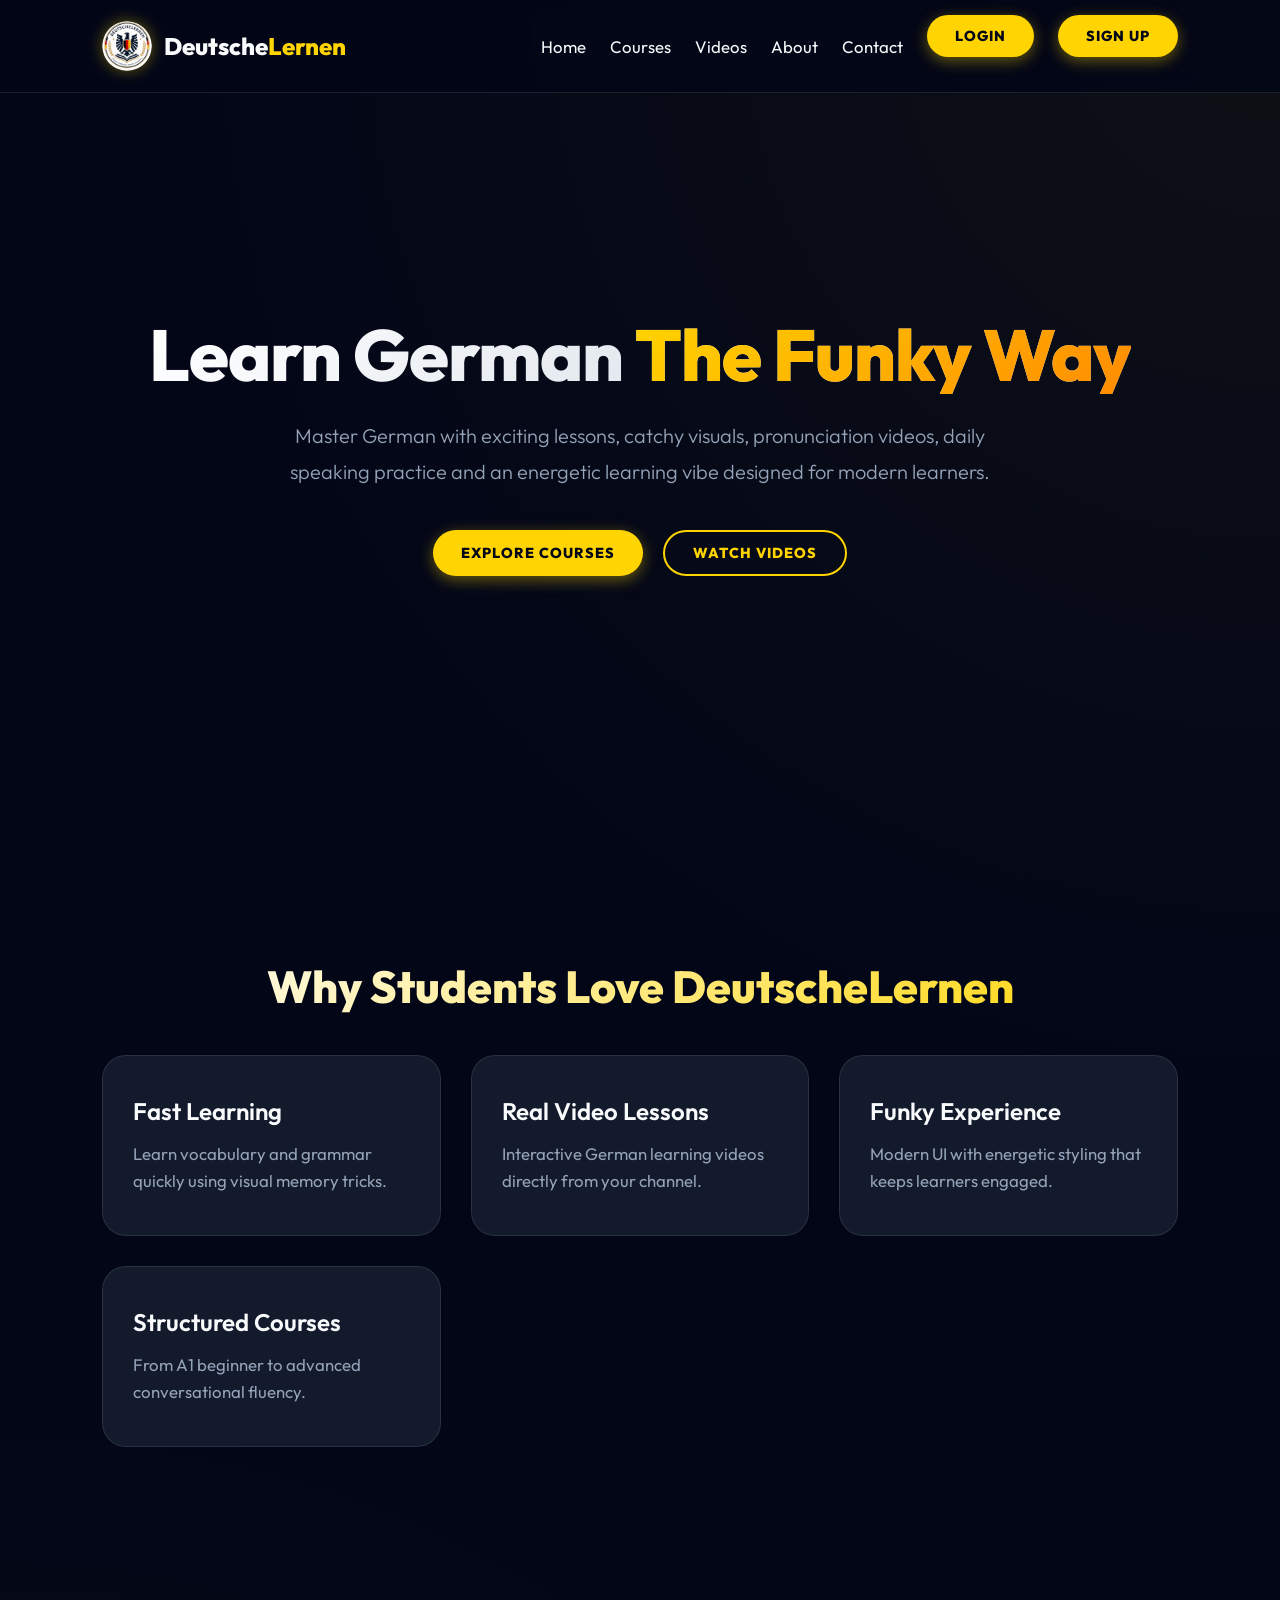
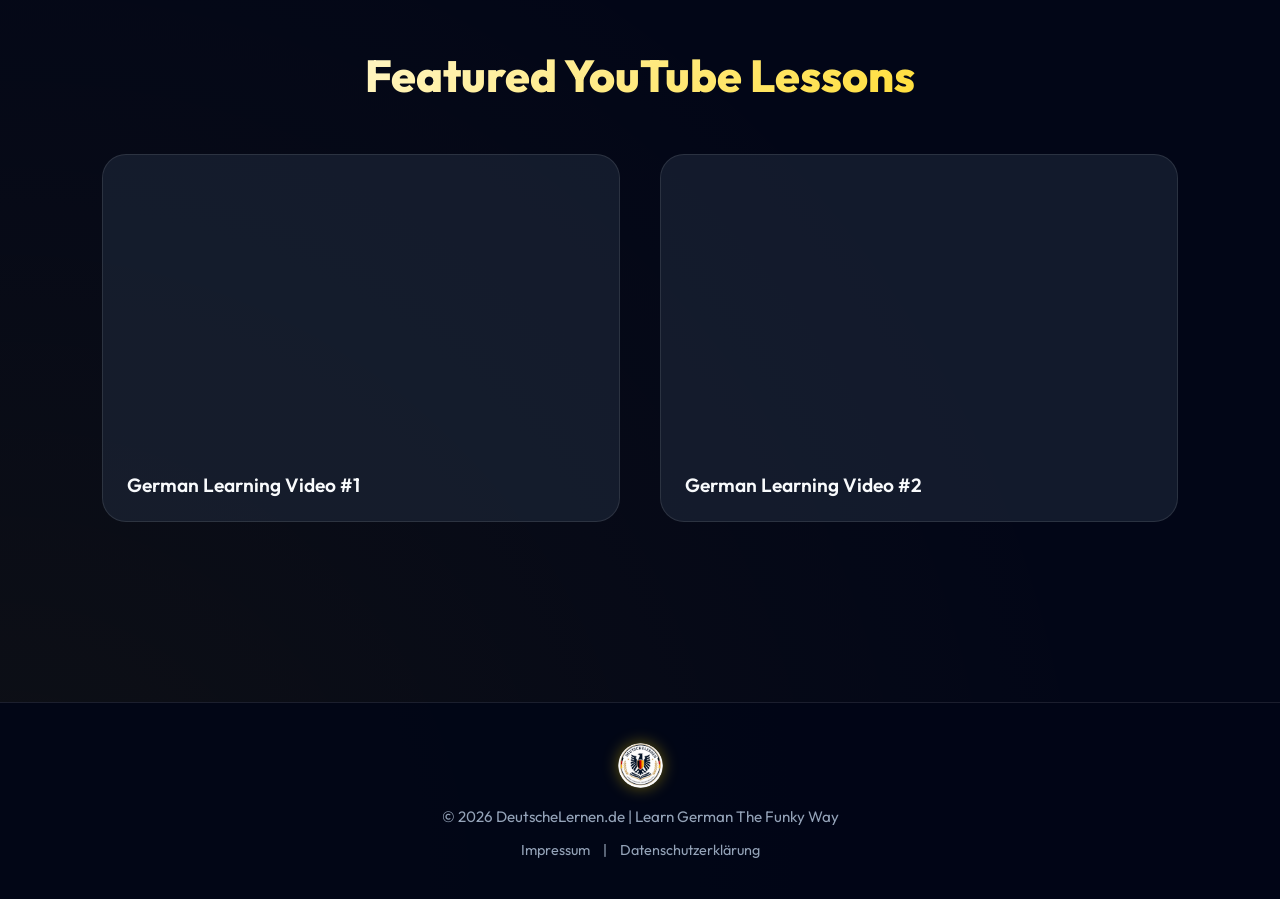
<file: index.html>
<!DOCTYPE html>
<html>
<head>
<meta charset="UTF-8">
<title>DeutscheLernen.de</title>
<link rel="icon" type="image/png" href="logo.png?v=3">
<link rel="stylesheet" href="style.css">
</head>
<body>


<header>
<a href="index.html" class="logo"><img src="logo.png?v=3" alt="DeutscheLernen Logo"><span>Deutsche<span class="highlight-text">Lernen</span></span></a>
<nav>
<a href="index.html">Home</a>
<a href="courses.html">Courses</a>
<a href="videos.html">Videos</a>
<a href="about.html">About</a>
<a href="contact.html">Contact</a>
<a class="btn" href="login.html">Login</a>
<a class="btn" href="signup.html">Sign Up</a>
</nav>
</header>


<section class="hero">
<div>
<h1>Learn German <span class="funky">The Funky Way</span></h1>
<p>
Master German with exciting lessons, catchy visuals, pronunciation videos,
daily speaking practice and an energetic learning vibe designed for modern learners.
</p>

<div class="cta">
<a class="btn" href="courses.html">Explore Courses</a>
<a class="btn btn-outline" href="videos.html">Watch Videos</a>
</div>
</div>
</section>

<section class="section">
<h2 class="highlight">Why Students Love DeutscheLernen</h2>

<div class="cards">
<div class="card">
<h3>Fast Learning</h3>
<p>Learn vocabulary and grammar quickly using visual memory tricks.</p>
</div>

<div class="card">
<h3>Real Video Lessons</h3>
<p>Interactive German learning videos directly from your channel.</p>
</div>

<div class="card">
<h3>Funky Experience</h3>
<p>Modern UI with energetic styling that keeps learners engaged.</p>
</div>

<div class="card">
<h3>Structured Courses</h3>
<p>From A1 beginner to advanced conversational fluency.</p>
</div>
</div>
</section>

<section class="section">
<h2 class="highlight">Featured YouTube Lessons</h2>

<div class="video-grid">

<div class="video">
<iframe src="https://www.youtube.com/embed/_xEOF7q-dlg" allowfullscreen></iframe>
<h4>German Learning Video #1</h4>
</div>

<div class="video">
<iframe src="https://www.youtube.com/embed/2t-KDduVZ1Q" allowfullscreen></iframe>
<h4>German Learning Video #2</h4>
</div>

</div>
</section>


<footer>
<div style="margin-bottom: 15px;">
  <img src="logo.png?v=3" alt="DeutscheLernen Logo" style="height: 45px; width: 45px; border-radius: 50%; filter: drop-shadow(0 0 8px var(--accent-glow));">
</div>
<p>&copy; 2026 DeutscheLernen.de | Learn German The Funky Way</p>
<div class="footer-links" style="margin-top: 15px; font-size: 0.9rem; color: var(--text-muted);">
  <a href="impressum.html" style="color: var(--text-muted); text-decoration: none; margin: 0 10px; transition: color 0.3s;">Impressum</a> | 
  <a href="datenschutz.html" style="color: var(--text-muted); text-decoration: none; margin: 0 10px; transition: color 0.3s;">Datenschutzerkl&auml;rung</a>
</div>
</footer>


</body>
</html>
</file>
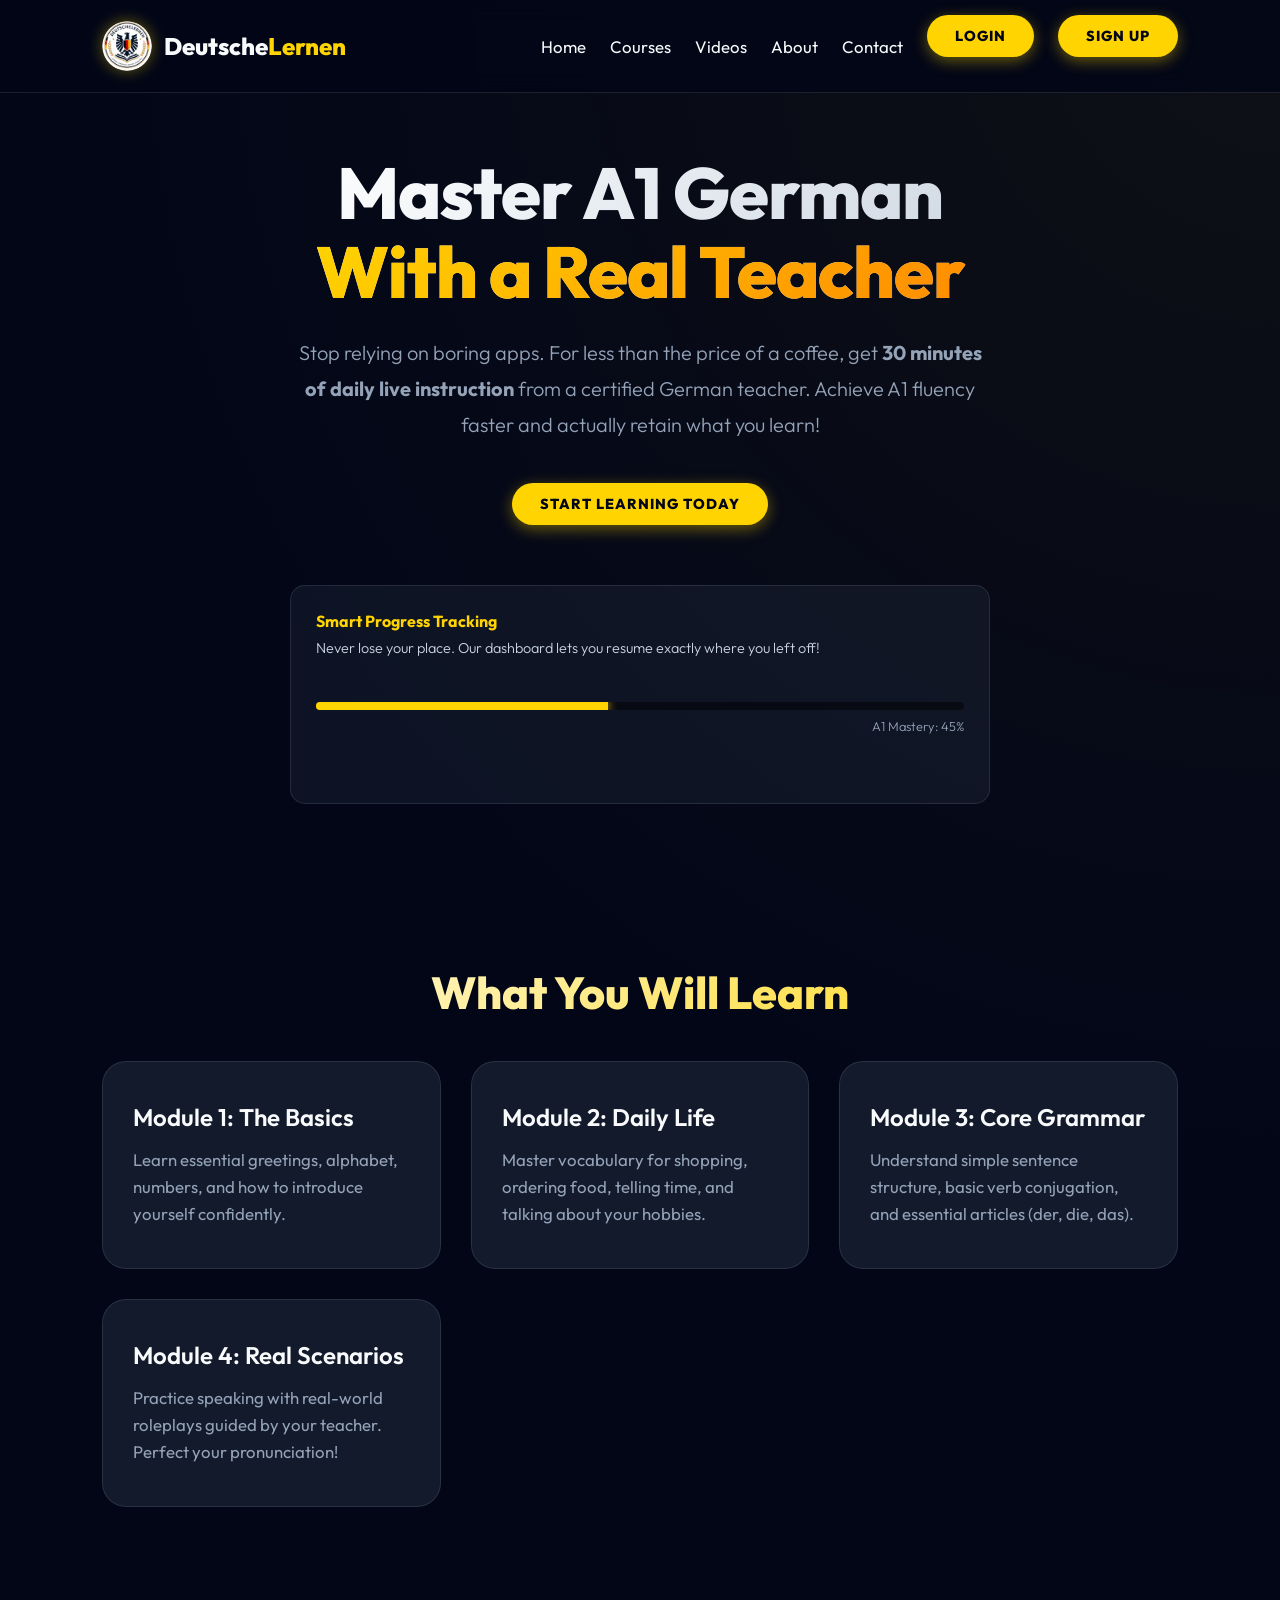
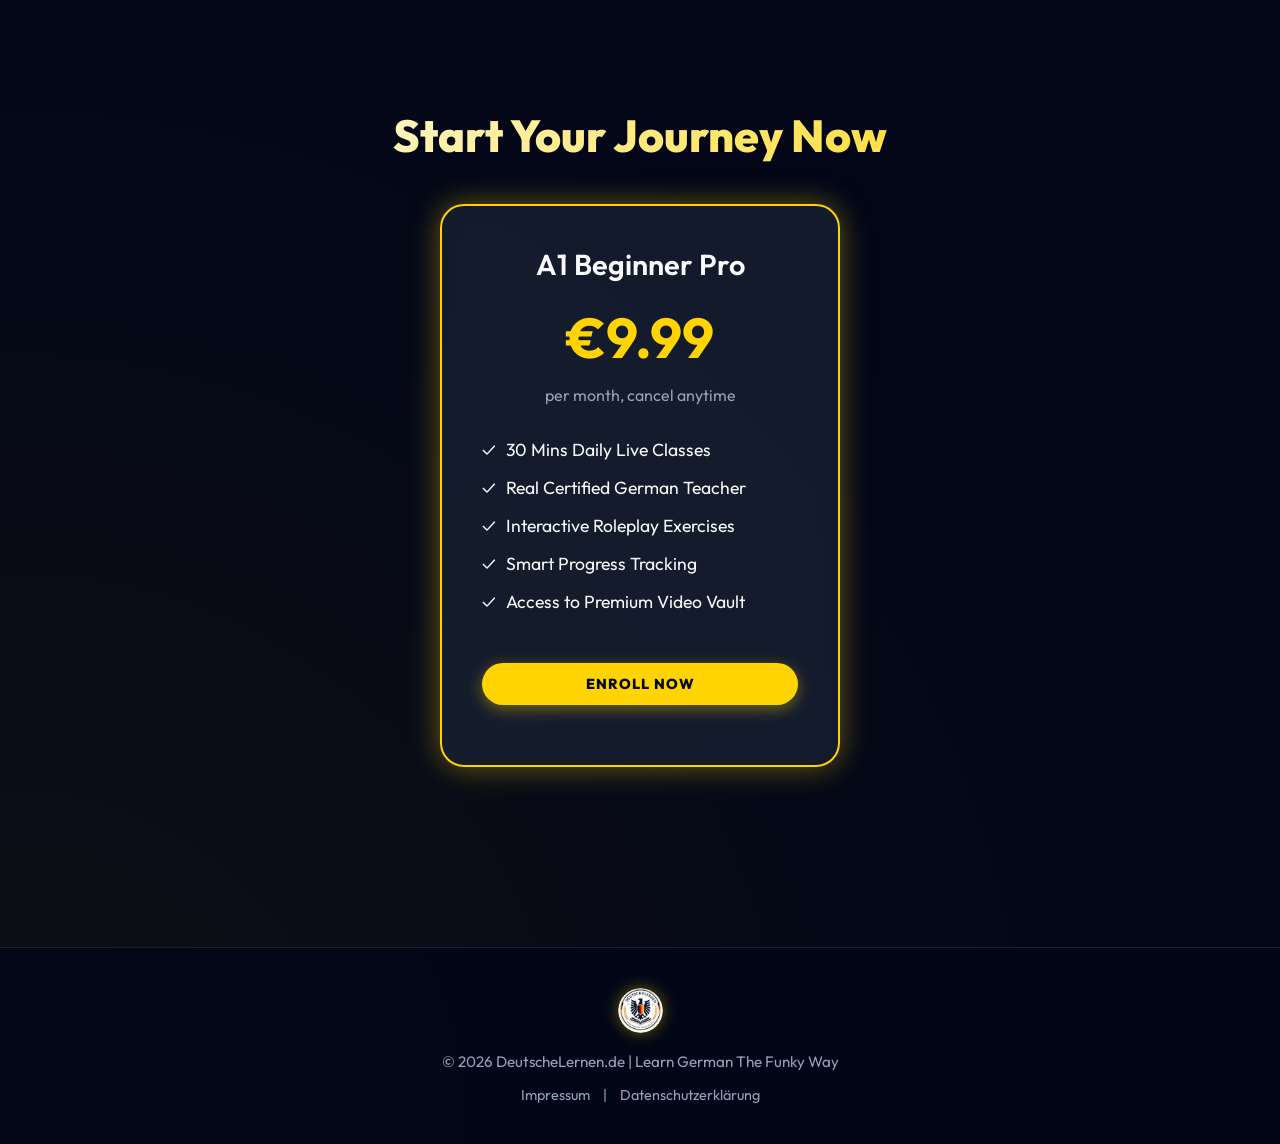
<file: a1-beginner.html>
<!DOCTYPE html>
<html lang="en">
<head>
<meta charset="UTF-8">
<meta name="viewport" content="width=device-width, initial-scale=1.0">
<title>Learn A1 German | Live Classes 30 Mins Daily</title>
<meta name="description" content="Master A1 Beginner German for just €9.99/month. Learn with a real teacher for 30 minutes daily, track your progress, and achieve fluency the funky way.">
<link rel="icon" type="image/png" href="logo.png?v=3">
<link rel="stylesheet" href="style.css">
</head>
<body>

<header>
<a href="index.html" class="logo"><img src="logo.png?v=3" alt="DeutscheLernen Logo"><span>Deutsche<span class="highlight-text">Lernen</span></span></a>
<nav>
<a href="index.html">Home</a>
<a href="courses.html">Courses</a>
<a href="videos.html">Videos</a>
<a href="about.html">About</a>
<a href="contact.html">Contact</a>
<a class="btn" href="login.html">Login</a>
<a class="btn" href="signup.html">Sign Up</a>
</nav>
</header>

<section class="hero" style="min-height: 70vh;">
<div>
<h1>Master A1 German <br><span class="funky">With a Real Teacher</span></h1>
<p>
Stop relying on boring apps. For less than the price of a coffee, get <strong>30 minutes of daily live instruction</strong> from a certified German teacher. Achieve A1 fluency faster and actually retain what you learn!
</p>

<div class="cta">
<a class="btn" href="#pricing">Start Learning Today</a>
</div>

<div class="progress-teaser">
  <h4 style="color: var(--accent); margin-bottom: 5px;">Smart Progress Tracking</h4>
  <p style="font-size: 0.9rem; color: #cbd5e1;">Never lose your place. Our dashboard lets you resume exactly where you left off!</p>
  <div class="progress-bar">
    <div class="progress-fill"></div>
  </div>
  <p style="font-size: 0.8rem; margin-top: 5px; text-align: right;">A1 Mastery: 45%</p>
</div>
</div>
</section>

<section class="section">
<h2 class="highlight">What You Will Learn</h2>
<div class="cards">
<div class="card">
  <h3 style="color: var(--text-main);">Module 1: The Basics</h3>
  <p>Learn essential greetings, alphabet, numbers, and how to introduce yourself confidently.</p>
</div>
<div class="card">
  <h3 style="color: var(--text-main);">Module 2: Daily Life</h3>
  <p>Master vocabulary for shopping, ordering food, telling time, and talking about your hobbies.</p>
</div>
<div class="card">
  <h3 style="color: var(--text-main);">Module 3: Core Grammar</h3>
  <p>Understand simple sentence structure, basic verb conjugation, and essential articles (der, die, das).</p>
</div>
<div class="card">
  <h3 style="color: var(--text-main);">Module 4: Real Scenarios</h3>
  <p>Practice speaking with real-world roleplays guided by your teacher. Perfect your pronunciation!</p>
</div>
</div>
</section>

<section class="section" id="pricing">
<h2 class="highlight">Start Your Journey Now</h2>
<div class="card pricing-card">
  <h3 style="color: var(--text-main); font-size: 1.8rem;">A1 Beginner Pro</h3>
  <h2>€9.99</h2>
  <p class="price-subtext">per month, cancel anytime</p>
  
  <ul>
    <li>30 Mins Daily Live Classes</li>
    <li>Real Certified German Teacher</li>
    <li>Interactive Roleplay Exercises</li>
    <li>Smart Progress Tracking</li>
    <li>Access to Premium Video Vault</li>
  </ul>
  
  <a class="btn" style="width: 100%; margin-top: 20px;" href="signup.html">Enroll Now</a>
</div>
</section>

<footer>
<div style="margin-bottom: 15px;">
  <img src="logo.png?v=3" alt="DeutscheLernen Logo" style="height: 45px; width: 45px; border-radius: 50%; filter: drop-shadow(0 0 8px var(--accent-glow));">
</div>
<p>&copy; 2026 DeutscheLernen.de | Learn German The Funky Way</p>
<div class="footer-links" style="margin-top: 15px; font-size: 0.9rem; color: var(--text-muted);">
  <a href="impressum.html" style="color: var(--text-muted); text-decoration: none; margin: 0 10px; transition: color 0.3s;">Impressum</a> | 
  <a href="datenschutz.html" style="color: var(--text-muted); text-decoration: none; margin: 0 10px; transition: color 0.3s;">Datenschutzerkl&auml;rung</a>
</div>
</footer>

</body>
</html>
</file>
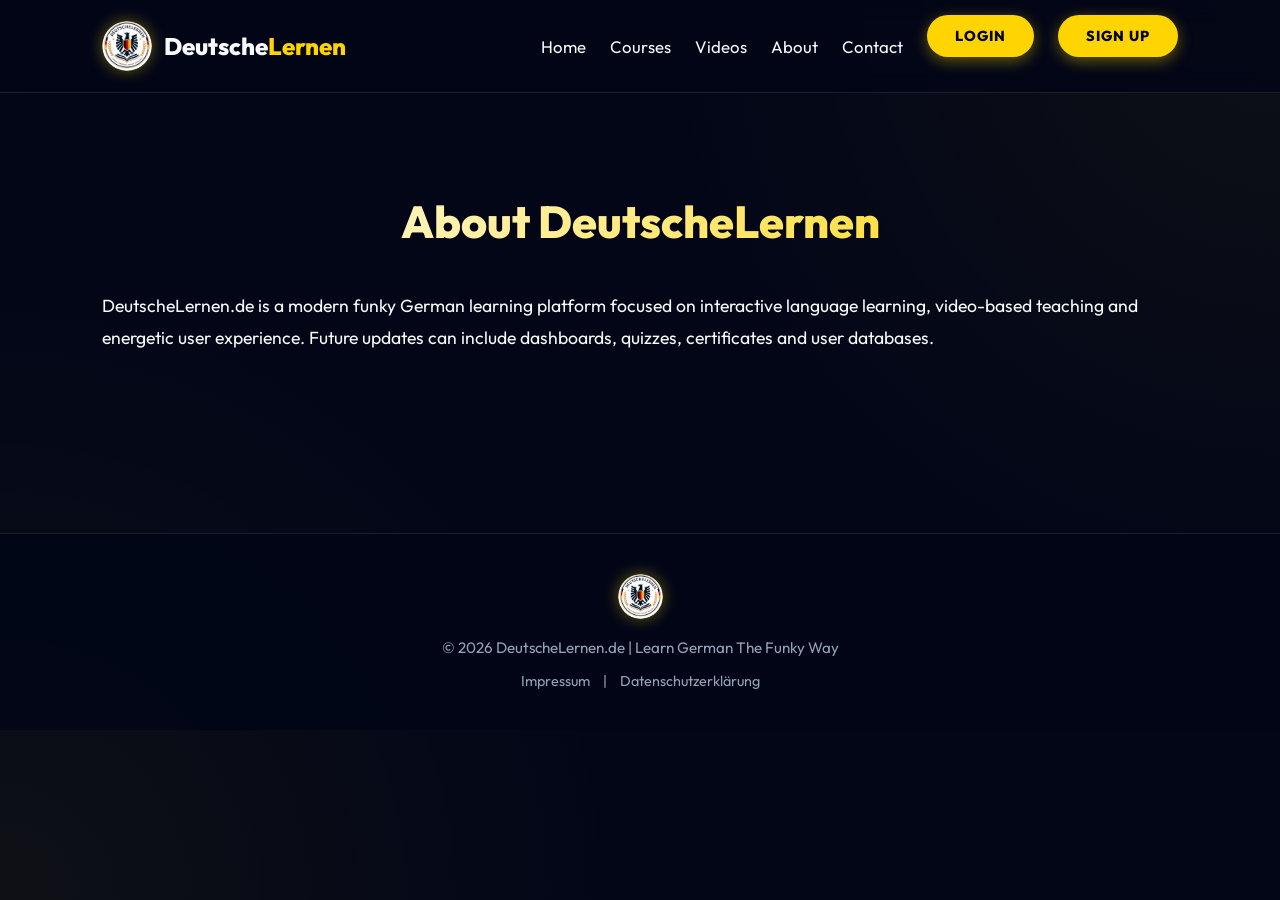
<file: about.html>
<!DOCTYPE html>
<html>
<head>
<meta charset="UTF-8">
<title>About | DeutscheLernen.de</title>
<link rel="icon" type="image/png" href="logo.png?v=3">
<link rel="stylesheet" href="style.css">
</head>
<body>

<header>
<a href="index.html" class="logo"><img src="logo.png?v=3" alt="DeutscheLernen Logo"><span>Deutsche<span class="highlight-text">Lernen</span></span></a>
<nav>
<a href="index.html">Home</a>
<a href="courses.html">Courses</a>
<a href="videos.html">Videos</a>
<a href="about.html">About</a>
<a href="contact.html">Contact</a>
<a class="btn" href="login.html">Login</a>
<a class="btn" href="signup.html">Sign Up</a>
</nav>
</header>

<section class="section">

<h1 class="highlight">About DeutscheLernen</h1>
<p style="line-height:1.8;font-size:1.1rem;">
DeutscheLernen.de is a modern funky German learning platform focused on interactive language learning,
video-based teaching and energetic user experience.
Future updates can include dashboards, quizzes, certificates and user databases.
</p>

</section>

<footer>
<div style="margin-bottom: 15px;">
  <img src="logo.png?v=3" alt="DeutscheLernen Logo" style="height: 45px; width: 45px; border-radius: 50%; filter: drop-shadow(0 0 8px var(--accent-glow));">
</div>
<p>&copy; 2026 DeutscheLernen.de | Learn German The Funky Way</p>
<div class="footer-links" style="margin-top: 15px; font-size: 0.9rem; color: var(--text-muted);">
  <a href="impressum.html" style="color: var(--text-muted); text-decoration: none; margin: 0 10px; transition: color 0.3s;">Impressum</a> | 
  <a href="datenschutz.html" style="color: var(--text-muted); text-decoration: none; margin: 0 10px; transition: color 0.3s;">Datenschutzerkl&auml;rung</a>
</div>
</footer>

</body>
</html>
</file>
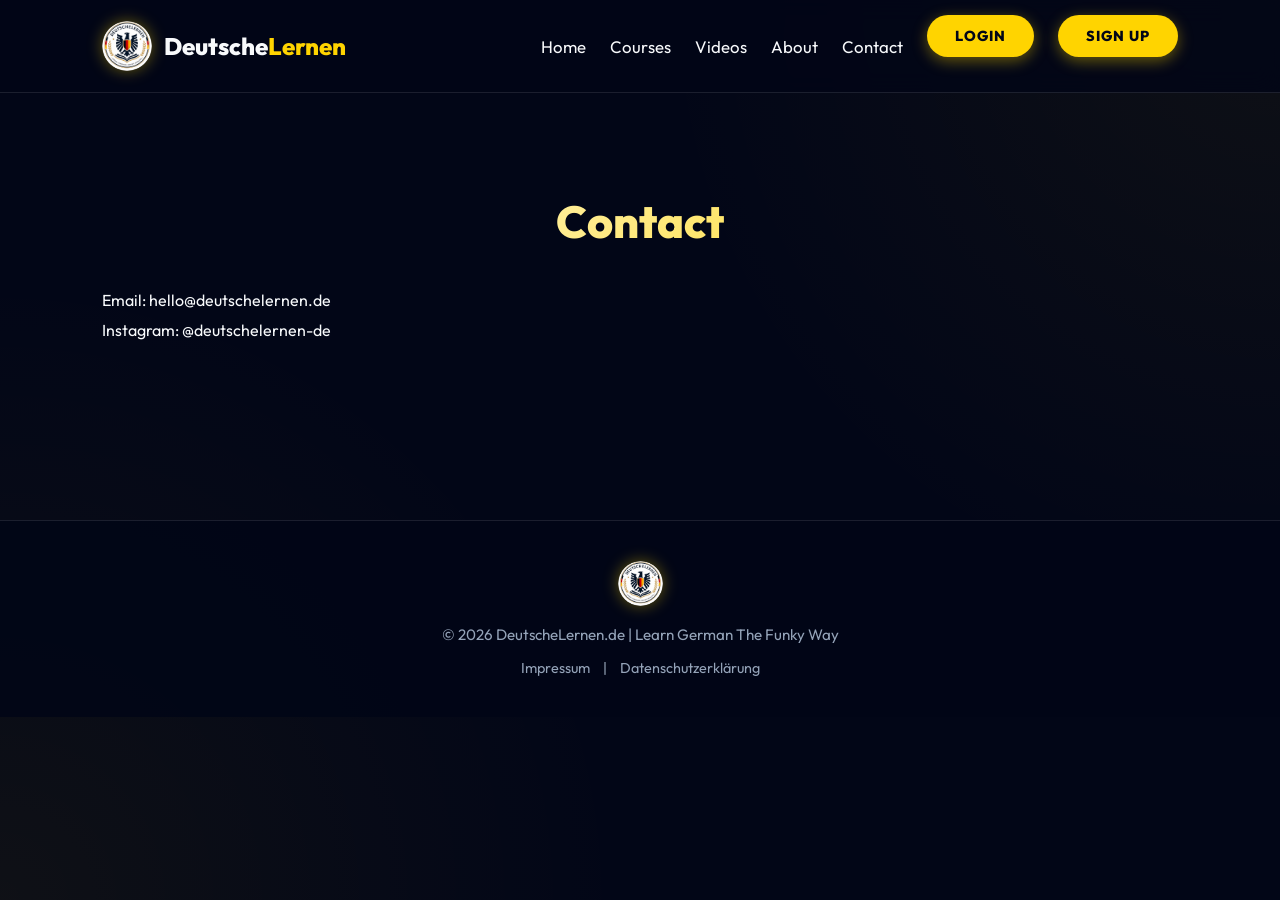
<file: contact.html>
<!DOCTYPE html>
<html>
<head>
<meta charset="UTF-8">
<title>Contact | DeutscheLernen.de</title>
<link rel="icon" type="image/png" href="logo.png?v=3">
<link rel="stylesheet" href="style.css">
</head>
<body>

<header>
<a href="index.html" class="logo"><img src="logo.png?v=3" alt="DeutscheLernen Logo"><span>Deutsche<span class="highlight-text">Lernen</span></span></a>
<nav>
<a href="index.html">Home</a>
<a href="courses.html">Courses</a>
<a href="videos.html">Videos</a>
<a href="about.html">About</a>
<a href="contact.html">Contact</a>
<a class="btn" href="login.html">Login</a>
<a class="btn" href="signup.html">Sign Up</a>
</nav>
</header>

<section class="section">

<h1 class="highlight">Contact</h1>
<p>Email: hello@deutschelernen.de</p>
<p style="margin-top:10px;">Instagram: @deutschelernen-de</p>

</section>

<footer>
<div style="margin-bottom: 15px;">
  <img src="logo.png?v=3" alt="DeutscheLernen Logo" style="height: 45px; width: 45px; border-radius: 50%; filter: drop-shadow(0 0 8px var(--accent-glow));">
</div>
<p>&copy; 2026 DeutscheLernen.de | Learn German The Funky Way</p>
<div class="footer-links" style="margin-top: 15px; font-size: 0.9rem; color: var(--text-muted);">
  <a href="impressum.html" style="color: var(--text-muted); text-decoration: none; margin: 0 10px; transition: color 0.3s;">Impressum</a> | 
  <a href="datenschutz.html" style="color: var(--text-muted); text-decoration: none; margin: 0 10px; transition: color 0.3s;">Datenschutzerkl&auml;rung</a>
</div>
</footer>

</body>
</html>
</file>
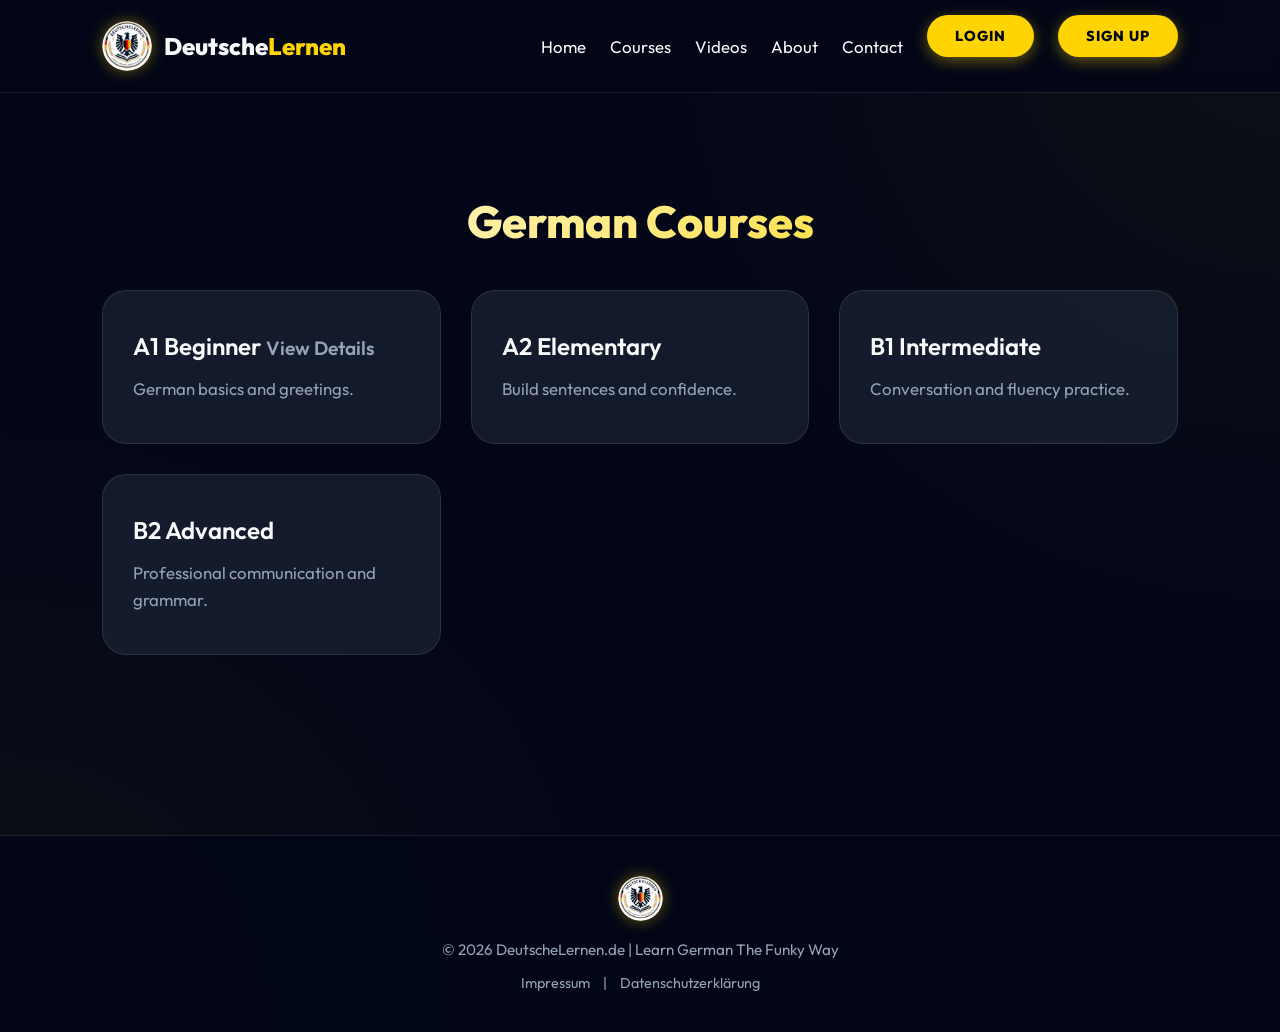
<file: courses.html>
<!DOCTYPE html>
<html>
<head>
<meta charset="UTF-8">
<title>German Courses | DeutscheLernen.de</title>
<link rel="icon" type="image/png" href="logo.png?v=3">
<link rel="stylesheet" href="style.css">
</head>
<body>

<header>
<a href="index.html" class="logo"><img src="logo.png?v=3" alt="DeutscheLernen Logo"><span>Deutsche<span class="highlight-text">Lernen</span></span></a>
<nav>
<a href="index.html">Home</a>
<a href="courses.html">Courses</a>
<a href="videos.html">Videos</a>
<a href="about.html">About</a>
<a href="contact.html">Contact</a>
<a class="btn" href="login.html">Login</a>
<a class="btn" href="signup.html">Sign Up</a>
</nav>
</header>

<section class="section">

<h1 class="highlight">German Courses</h1>
<div class="cards">
<a href="a1-beginner.html" style="text-decoration: none;"><div class="card"><h3>A1 Beginner <span style="font-size: 0.8em; color: var(--text-muted);">View Details</span></h3><p>German basics and greetings.</p></div></a>
<div class="card"><h3>A2 Elementary</h3><p>Build sentences and confidence.</p></div>
<div class="card"><h3>B1 Intermediate</h3><p>Conversation and fluency practice.</p></div>
<div class="card"><h3>B2 Advanced</h3><p>Professional communication and grammar.</p></div>
</div>

</section>

<footer>
<div style="margin-bottom: 15px;">
  <img src="logo.png?v=3" alt="DeutscheLernen Logo" style="height: 45px; width: 45px; border-radius: 50%; filter: drop-shadow(0 0 8px var(--accent-glow));">
</div>
<p>&copy; 2026 DeutscheLernen.de | Learn German The Funky Way</p>
<div class="footer-links" style="margin-top: 15px; font-size: 0.9rem; color: var(--text-muted);">
  <a href="impressum.html" style="color: var(--text-muted); text-decoration: none; margin: 0 10px; transition: color 0.3s;">Impressum</a> | 
  <a href="datenschutz.html" style="color: var(--text-muted); text-decoration: none; margin: 0 10px; transition: color 0.3s;">Datenschutzerkl&auml;rung</a>
</div>
</footer>

</body>
</html>
</file>
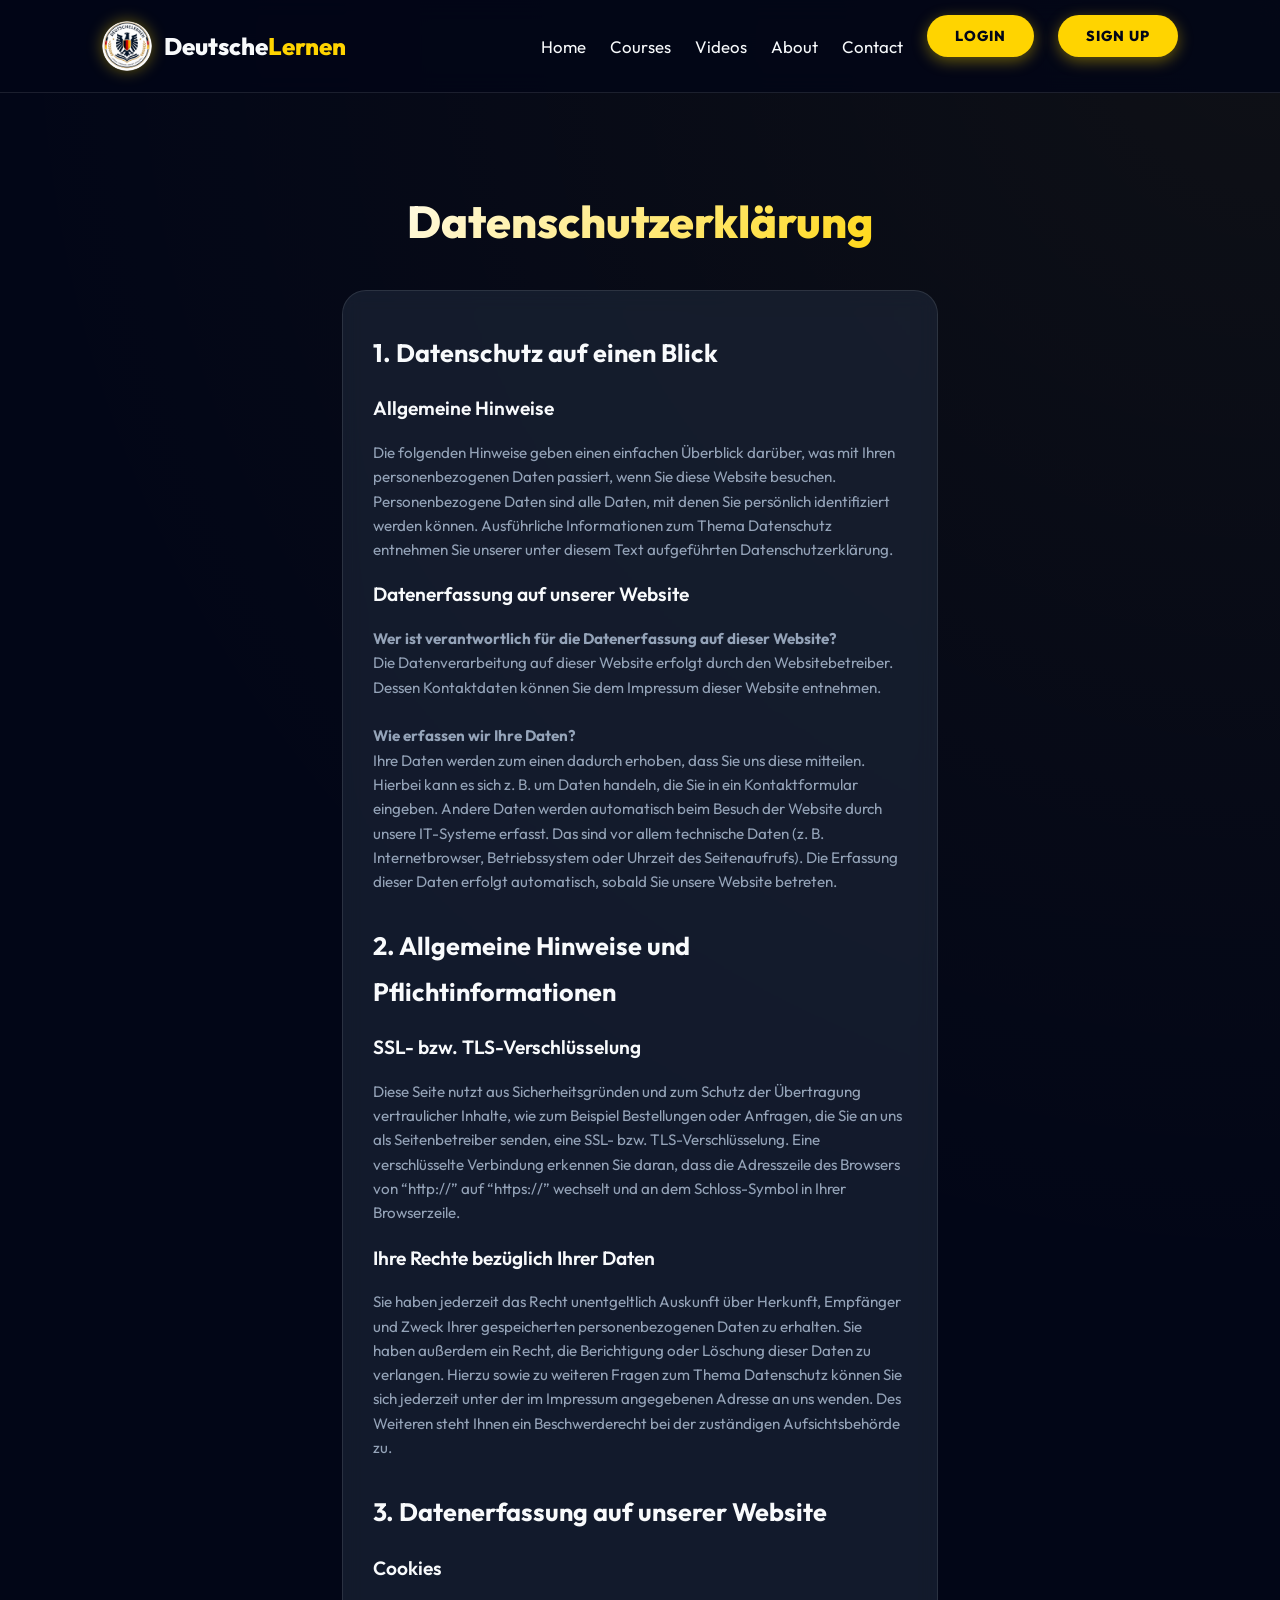
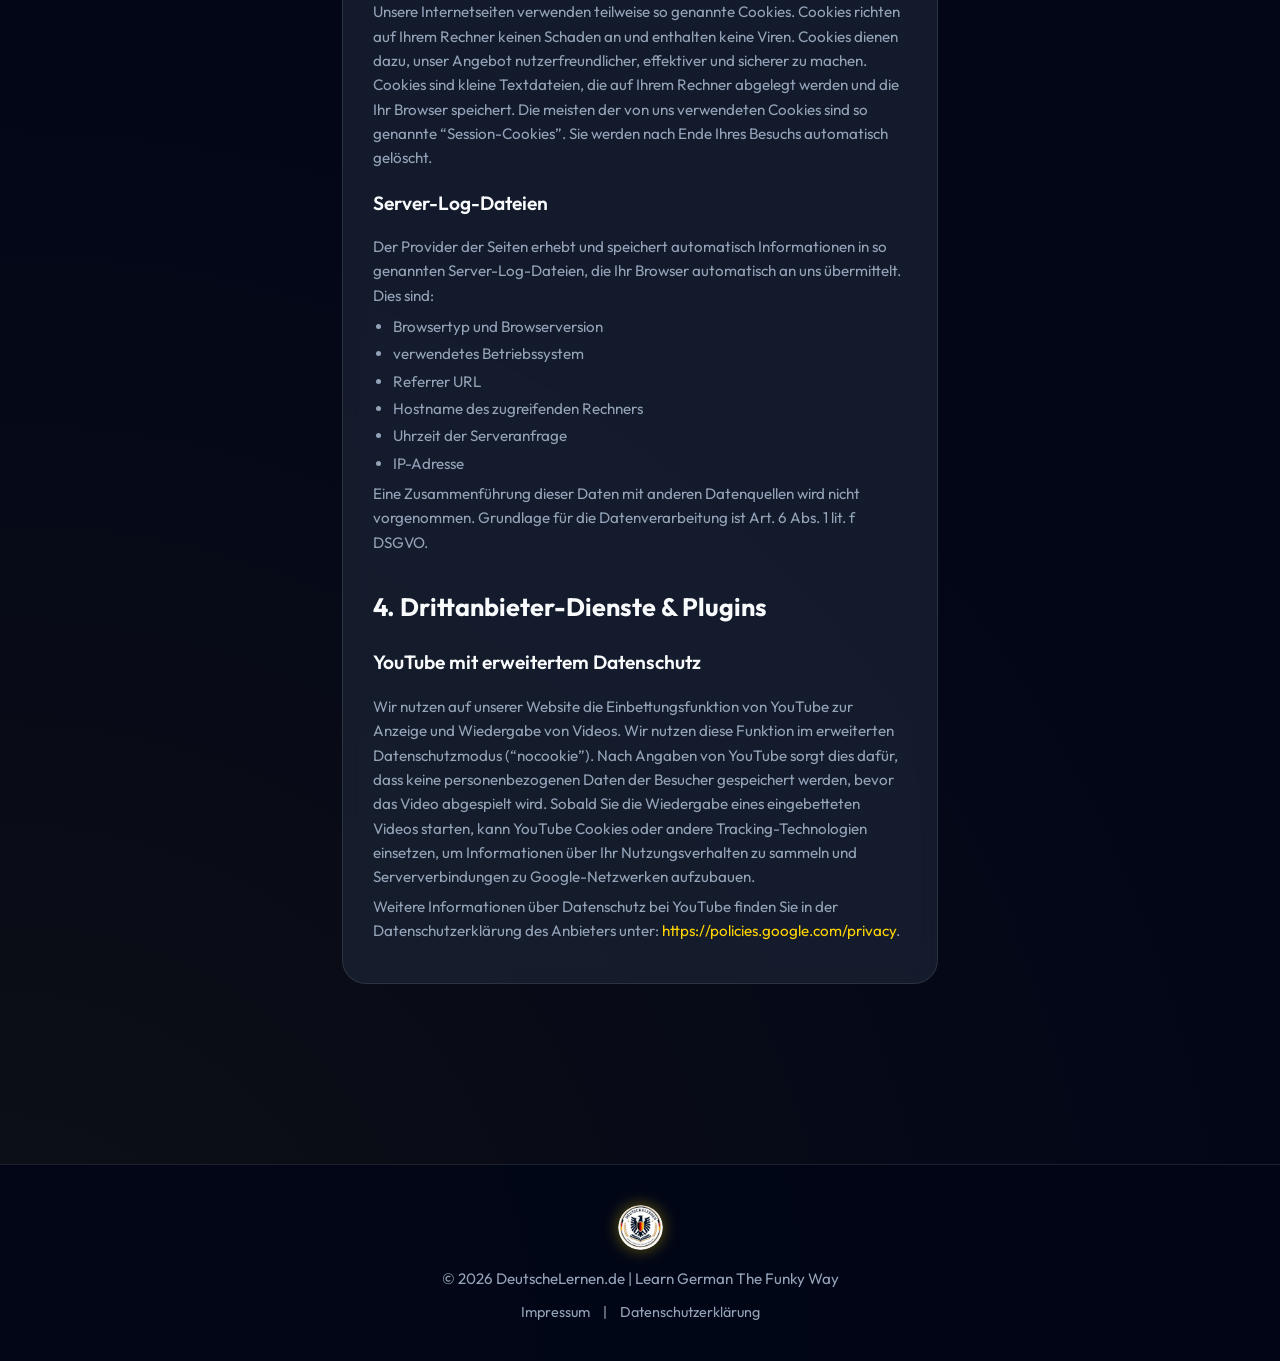
<file: datenschutz.html>
<!DOCTYPE html>
<html>
<head>
<meta charset="UTF-8">
<title>Datenschutzerkl&auml;rung | DeutscheLernen.de</title>
<link rel="icon" type="image/png" href="logo.png?v=3">
<link rel="stylesheet" href="style.css">
</head>
<body>

<header>
<a href="index.html" class="logo"><img src="logo.png?v=3" alt="DeutscheLernen Logo"><span>Deutsche<span class="highlight-text">Lernen</span></span></a>
<nav>
<a href="index.html">Home</a>
<a href="courses.html">Courses</a>
<a href="videos.html">Videos</a>
<a href="about.html">About</a>
<a href="contact.html">Contact</a>
<a class="btn" href="login.html">Login</a>
<a class="btn" href="signup.html">Sign Up</a>
</nav>
</header>

<section class="section" style="max-width: 800px; margin: 0 auto;">
<h1 class="highlight">Datenschutzerkl&auml;rung</h1>

<div class="card" style="margin-top: 30px; line-height: 1.8; font-size: 1.05rem;">
  <h2>1. Datenschutz auf einen Blick</h2>
  <h3 style="margin-top: 15px; font-size: 1.2rem;">Allgemeine Hinweise</h3>
  <p style="color: var(--text-muted); font-size: 0.95rem;">
    Die folgenden Hinweise geben einen einfachen &Uuml;berblick dar&uuml;ber, was mit Ihren personenbezogenen Daten passiert, wenn Sie diese Website besuchen. Personenbezogene Daten sind alle Daten, mit denen Sie pers&ouml;nlich identifiziert werden k&ouml;nnen. Ausf&uuml;hrliche Informationen zum Thema Datenschutz entnehmen Sie unserer unter diesem Text aufgef&uuml;hrten Datenschutzerkl&auml;rung.
  </p>

  <h3 style="margin-top: 15px; font-size: 1.2rem;">Datenerfassung auf unserer Website</h3>
  <p style="color: var(--text-muted); font-size: 0.95rem;">
    <strong>Wer ist verantwortlich f&uuml;r die Datenerfassung auf dieser Website?</strong><br>
    Die Datenverarbeitung auf dieser Website erfolgt durch den Websitebetreiber. Dessen Kontaktdaten k&ouml;nnen Sie dem Impressum dieser Website entnehmen.<br><br>
    <strong>Wie erfassen wir Ihre Daten?</strong><br>
    Ihre Daten werden zum einen dadurch erhoben, dass Sie uns diese mitteilen. Hierbei kann es sich z.&nbsp;B. um Daten handeln, die Sie in ein Kontaktformular eingeben. Andere Daten werden automatisch beim Besuch der Website durch unsere IT-Systeme erfasst. Das sind vor allem technische Daten (z.&nbsp;B. Internetbrowser, Betriebssystem oder Uhrzeit des Seitenaufrufs). Die Erfassung dieser Daten erfolgt automatisch, sobald Sie unsere Website betreten.
  </p>

  <h2 style="margin-top: 30px;">2. Allgemeine Hinweise und Pflichtinformationen</h2>
  <h3 style="margin-top: 15px; font-size: 1.2rem;">SSL- bzw. TLS-Verschl&uuml;sselung</h3>
  <p style="color: var(--text-muted); font-size: 0.95rem;">
    Diese Seite nutzt aus Sicherheitsgr&uuml;nden und zum Schutz der &Uuml;bertragung vertraulicher Inhalte, wie zum Beispiel Bestellungen oder Anfragen, die Sie an uns als Seitenbetreiber senden, eine SSL- bzw. TLS-Verschl&uuml;sselung. Eine verschl&uuml;sselte Verbindung erkennen Sie daran, dass die Adresszeile des Browsers von &ldquo;http://&rdquo; auf &ldquo;https://&rdquo; wechselt und an dem Schloss-Symbol in Ihrer Browserzeile.
  </p>

  <h3 style="margin-top: 15px; font-size: 1.2rem;">Ihre Rechte bez&uuml;glich Ihrer Daten</h3>
  <p style="color: var(--text-muted); font-size: 0.95rem;">
    Sie haben jederzeit das Recht unentgeltlich Auskunft &uuml;ber Herkunft, Empf&auml;nger und Zweck Ihrer gespeicherten personenbezogenen Daten zu erhalten. Sie haben au&szlig;erdem ein Recht, die Berichtigung oder L&ouml;schung dieser Daten zu verlangen. Hierzu sowie zu weiteren Fragen zum Thema Datenschutz k&ouml;nnen Sie sich jederzeit unter der im Impressum angegebenen Adresse an uns wenden. Des Weiteren steht Ihnen ein Beschwerderecht bei der zust&auml;ndigen Aufsichtsbeh&ouml;rde zu.
  </p>

  <h2 style="margin-top: 30px;">3. Datenerfassung auf unserer Website</h2>
  <h3 style="margin-top: 15px; font-size: 1.2rem;">Cookies</h3>
  <p style="color: var(--text-muted); font-size: 0.95rem;">
    Unsere Internetseiten verwenden teilweise so genannte Cookies. Cookies richten auf Ihrem Rechner keinen Schaden an und enthalten keine Viren. Cookies dienen dazu, unser Angebot nutzerfreundlicher, effektiver und sicherer zu machen. Cookies sind kleine Textdateien, die auf Ihrem Rechner abgelegt werden und die Ihr Browser speichert. Die meisten der von uns verwendeten Cookies sind so genannte &ldquo;Session-Cookies&rdquo;. Sie werden nach Ende Ihres Besuchs automatisch gel&ouml;scht.
  </p>

  <h3 style="margin-top: 15px; font-size: 1.2rem;">Server-Log-Dateien</h3>
  <p style="color: var(--text-muted); font-size: 0.95rem;">
    Der Provider der Seiten erhebt und speichert automatisch Informationen in so genannten Server-Log-Dateien, die Ihr Browser automatisch an uns &uuml;bermittelt. Dies sind:
  </p>
  <ul style="color: var(--text-muted); font-size: 0.95rem; padding-left: 20px; margin-top: 5px;">
    <li>Browsertyp und Browserversion</li>
    <li>verwendetes Betriebssystem</li>
    <li>Referrer URL</li>
    <li>Hostname des zugreifenden Rechners</li>
    <li>Uhrzeit der Serveranfrage</li>
    <li>IP-Adresse</li>
  </ul>
  <p style="color: var(--text-muted); font-size: 0.95rem; margin-top: 5px;">
    Eine Zusammenf&uuml;hrung dieser Daten mit anderen Datenquellen wird nicht vorgenommen. Grundlage f&uuml;r die Datenverarbeitung ist Art. 6 Abs. 1 lit. f DSGVO.
  </p>

  <h2 style="margin-top: 30px;">4. Drittanbieter-Dienste &amp; Plugins</h2>
  <h3 style="margin-top: 15px; font-size: 1.2rem;">YouTube mit erweitertem Datenschutz</h3>
  <p style="color: var(--text-muted); font-size: 0.95rem;">
    Wir nutzen auf unserer Website die Einbettungsfunktion von YouTube zur Anzeige und Wiedergabe von Videos. Wir nutzen diese Funktion im erweiterten Datenschutzmodus (&ldquo;nocookie&rdquo;). Nach Angaben von YouTube sorgt dies daf&uuml;r, dass keine personenbezogenen Daten der Besucher gespeichert werden, bevor das Video abgespielt wird. Sobald Sie die Wiedergabe eines eingebetteten Videos starten, kann YouTube Cookies oder andere Tracking-Technologien einsetzen, um Informationen &uuml;ber Ihr Nutzungsverhalten zu sammeln und Serververbindungen zu Google-Netzwerken aufzubauen.
  </p>
  <p style="color: var(--text-muted); font-size: 0.95rem; margin-top: 5px;">
    Weitere Informationen &uuml;ber Datenschutz bei YouTube finden Sie in der Datenschutzerkl&auml;rung des Anbieters unter: <a href="https://policies.google.com/privacy" target="_blank" style="color: var(--accent); text-decoration: none;">https://policies.google.com/privacy</a>.
  </p>
</div>
</section>

<footer>
<div style="margin-bottom: 15px;">
  <img src="logo.png?v=3" alt="DeutscheLernen Logo" style="height: 45px; width: 45px; border-radius: 50%; filter: drop-shadow(0 0 8px var(--accent-glow));">
</div>
<p>&copy; 2026 DeutscheLernen.de | Learn German The Funky Way</p>
<div class="footer-links" style="margin-top: 15px; font-size: 0.9rem; color: var(--text-muted);">
  <a href="impressum.html" style="color: var(--text-muted); text-decoration: none; margin: 0 10px; transition: color 0.3s;">Impressum</a> | 
  <a href="datenschutz.html" style="color: var(--text-muted); text-decoration: none; margin: 0 10px; transition: color 0.3s;">Datenschutzerkl&auml;rung</a>
</div>
</footer>

</body>
</html>
</file>
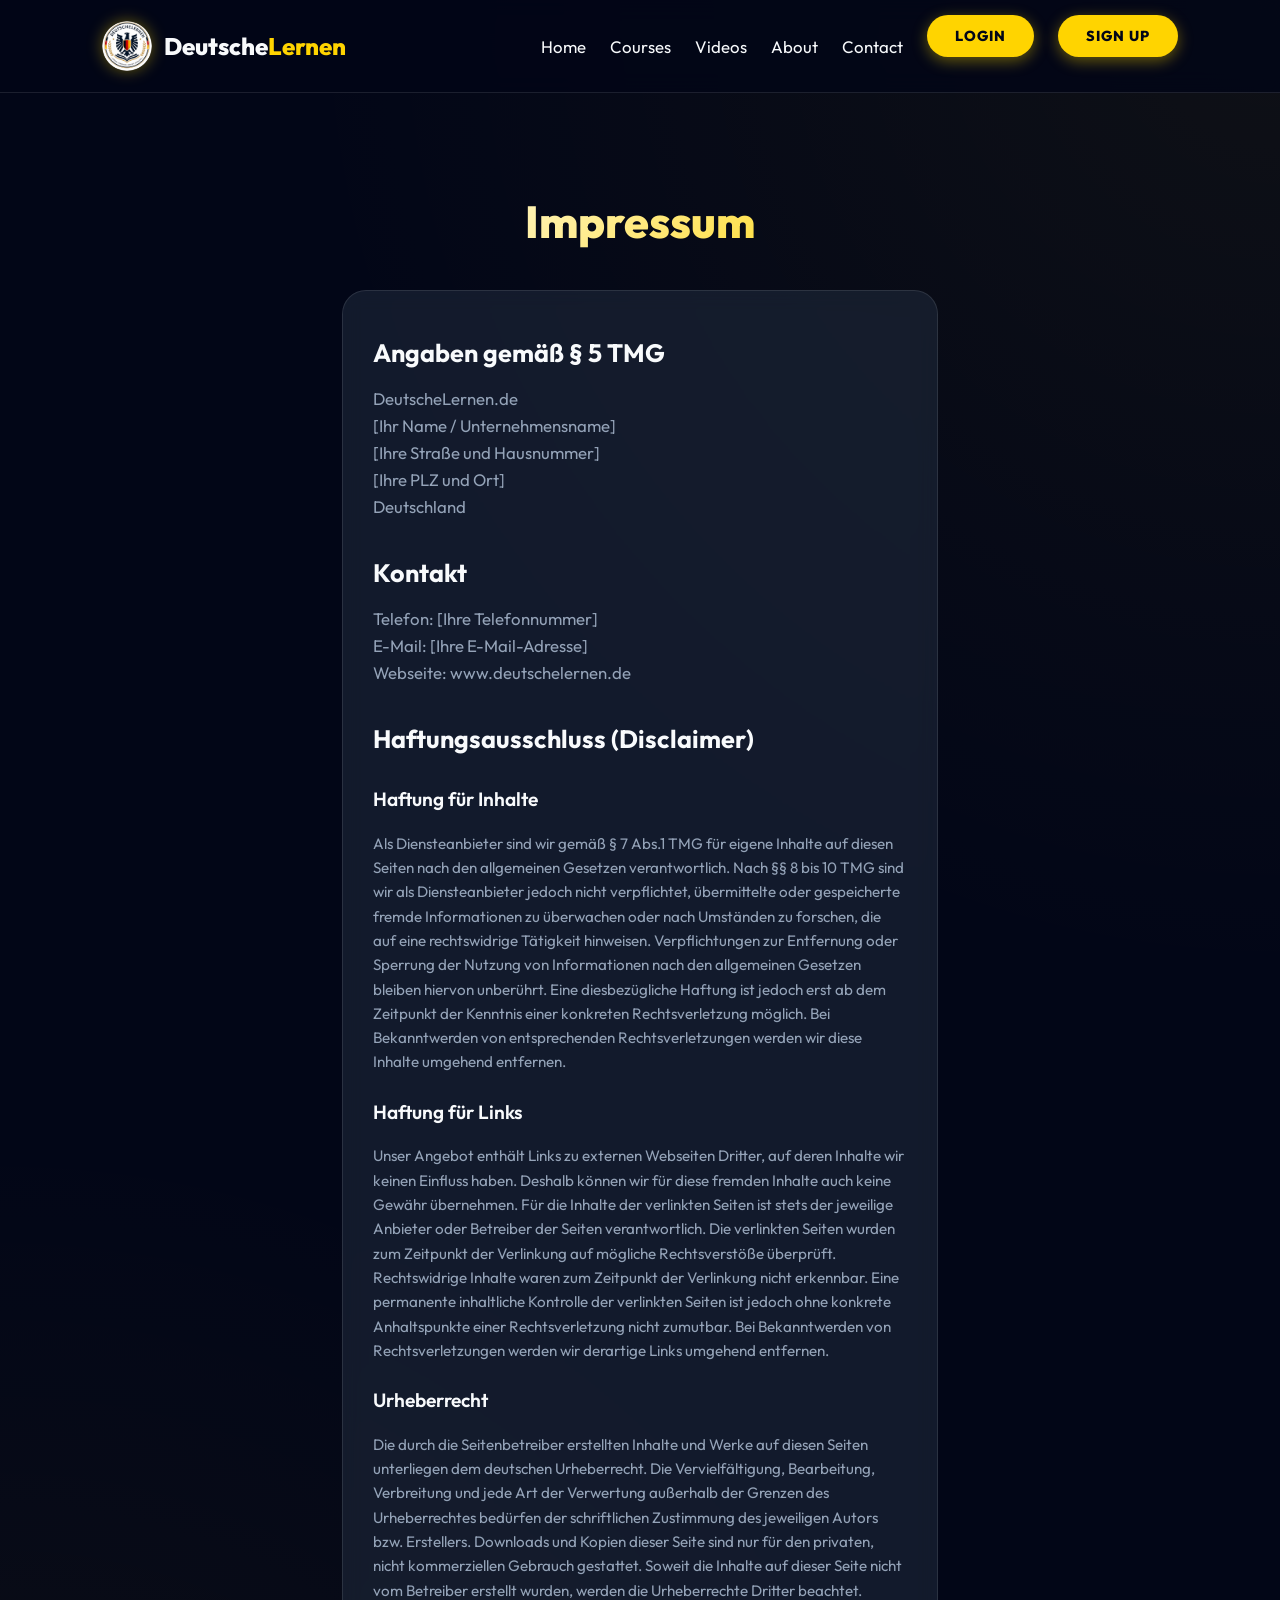
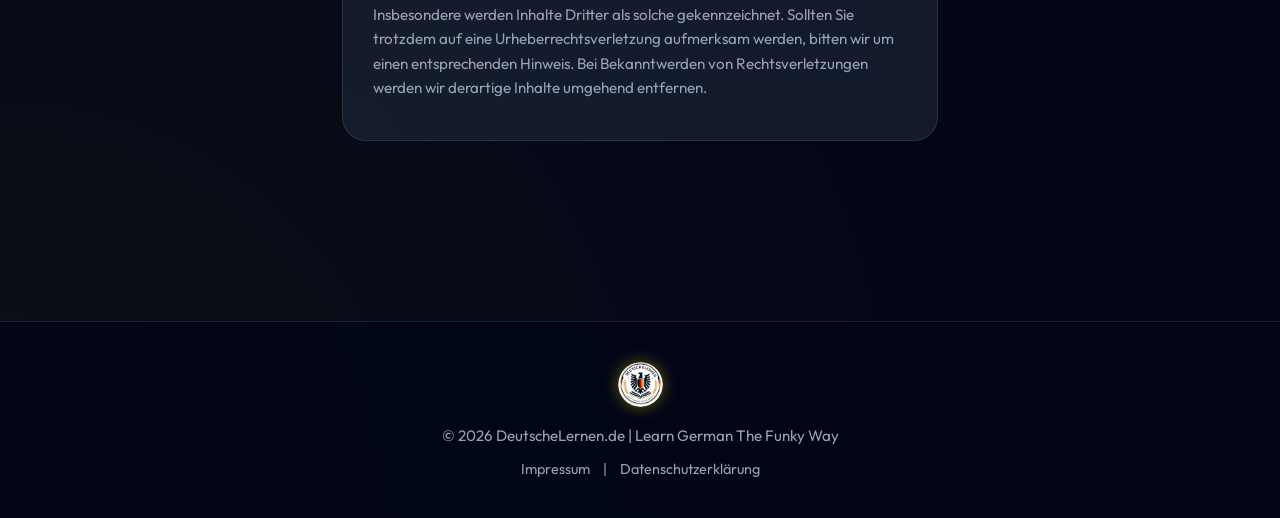
<file: impressum.html>
<!DOCTYPE html>
<html>
<head>
<meta charset="UTF-8">
<title>Impressum | DeutscheLernen.de</title>
<link rel="icon" type="image/png" href="logo.png?v=3">
<link rel="stylesheet" href="style.css">
</head>
<body>

<header>
<a href="index.html" class="logo"><img src="logo.png?v=3" alt="DeutscheLernen Logo"><span>Deutsche<span class="highlight-text">Lernen</span></span></a>
<nav>
<a href="index.html">Home</a>
<a href="courses.html">Courses</a>
<a href="videos.html">Videos</a>
<a href="about.html">About</a>
<a href="contact.html">Contact</a>
<a class="btn" href="login.html">Login</a>
<a class="btn" href="signup.html">Sign Up</a>
</nav>
</header>

<section class="section" style="max-width: 800px; margin: 0 auto;">
<h1 class="highlight">Impressum</h1>

<div class="card" style="margin-top: 30px; line-height: 1.8; font-size: 1.05rem;">
  <h2>Angaben gem&auml;&szlig; &sect; 5 TMG</h2>
  <p style="margin-top: 10px;">
    DeutscheLernen.de<br>
    [Ihr Name / Unternehmensname]<br>
    [Ihre Stra&szlig;e und Hausnummer]<br>
    [Ihre PLZ und Ort]<br>
    Deutschland
  </p>

  <h2 style="margin-top: 30px;">Kontakt</h2>
  <p style="margin-top: 10px;">
    Telefon: [Ihre Telefonnummer]<br>
    E-Mail: [Ihre E-Mail-Adresse]<br>
    Webseite: www.deutschelernen.de
  </p>

  <h2 style="margin-top: 30px;">Haftungsausschluss (Disclaimer)</h2>
  
  <h3 style="margin-top: 20px; font-size: 1.2rem;">Haftung f&uuml;r Inhalte</h3>
  <p style="margin-top: 5px; color: var(--text-muted); font-size: 0.95rem;">
    Als Diensteanbieter sind wir gem&auml;&szlig; &sect; 7 Abs.1 TMG f&uuml;r eigene Inhalte auf diesen Seiten nach den allgemeinen Gesetzen verantwortlich. Nach &sect;&sect; 8 bis 10 TMG sind wir als Diensteanbieter jedoch nicht verpflichtet, &uuml;bermittelte oder gespeicherte fremde Informationen zu &uuml;berwachen oder nach Umst&auml;nden zu forschen, die auf eine rechtswidrige T&auml;tigkeit hinweisen. Verpflichtungen zur Entfernung oder Sperrung der Nutzung von Informationen nach den allgemeinen Gesetzen bleiben hiervon unber&uuml;hrt. Eine diesbez&uuml;gliche Haftung ist jedoch erst ab dem Zeitpunkt der Kenntnis einer konkreten Rechtsverletzung m&ouml;glich. Bei Bekanntwerden von entsprechenden Rechtsverletzungen werden wir diese Inhalte umgehend entfernen.
  </p>

  <h3 style="margin-top: 20px; font-size: 1.2rem;">Haftung f&uuml;r Links</h3>
  <p style="margin-top: 5px; color: var(--text-muted); font-size: 0.95rem;">
    Unser Angebot enth&auml;lt Links zu externen Webseiten Dritter, auf deren Inhalte wir keinen Einfluss haben. Deshalb k&ouml;nnen wir f&uuml;r diese fremden Inhalte auch keine Gew&auml;hr &uuml;bernehmen. F&uuml;r die Inhalte der verlinkten Seiten ist stets der jeweilige Anbieter oder Betreiber der Seiten verantwortlich. Die verlinkten Seiten wurden zum Zeitpunkt der Verlinkung auf m&ouml;gliche Rechtsverst&ouml;&szlig;e &uuml;berpr&uuml;ft. Rechtswidrige Inhalte waren zum Zeitpunkt der Verlinkung nicht erkennbar. Eine permanente inhaltliche Kontrolle der verlinkten Seiten ist jedoch ohne konkrete Anhaltspunkte einer Rechtsverletzung nicht zumutbar. Bei Bekanntwerden von Rechtsverletzungen werden wir derartige Links umgehend entfernen.
  </p>

  <h3 style="margin-top: 20px; font-size: 1.2rem;">Urheberrecht</h3>
  <p style="margin-top: 5px; color: var(--text-muted); font-size: 0.95rem;">
    Die durch die Seitenbetreiber erstellten Inhalte und Werke auf diesen Seiten unterliegen dem deutschen Urheberrecht. Die Vervielf&auml;ltigung, Bearbeitung, Verbreitung und jede Art der Verwertung au&szlig;erhalb der Grenzen des Urheberrechtes bed&uuml;rfen der schriftlichen Zustimmung des jeweiligen Autors bzw. Erstellers. Downloads und Kopien dieser Seite sind nur f&uuml;r den privaten, nicht kommerziellen Gebrauch gestattet. Soweit die Inhalte auf dieser Seite nicht vom Betreiber erstellt wurden, werden die Urheberrechte Dritter beachtet. Insbesondere werden Inhalte Dritter als solche gekennzeichnet. Sollten Sie trotzdem auf eine Urheberrechtsverletzung aufmerksam werden, bitten wir um einen entsprechenden Hinweis. Bei Bekanntwerden von Rechtsverletzungen werden wir derartige Inhalte umgehend entfernen.
  </p>
</div>
</section>

<footer>
<div style="margin-bottom: 15px;">
  <img src="logo.png?v=3" alt="DeutscheLernen Logo" style="height: 45px; width: 45px; border-radius: 50%; filter: drop-shadow(0 0 8px var(--accent-glow));">
</div>
<p>&copy; 2026 DeutscheLernen.de | Learn German The Funky Way</p>
<div class="footer-links" style="margin-top: 15px; font-size: 0.9rem; color: var(--text-muted);">
  <a href="impressum.html" style="color: var(--text-muted); text-decoration: none; margin: 0 10px; transition: color 0.3s;">Impressum</a> | 
  <a href="datenschutz.html" style="color: var(--text-muted); text-decoration: none; margin: 0 10px; transition: color 0.3s;">Datenschutzerkl&auml;rung</a>
</div>
</footer>

</body>
</html>
</file>
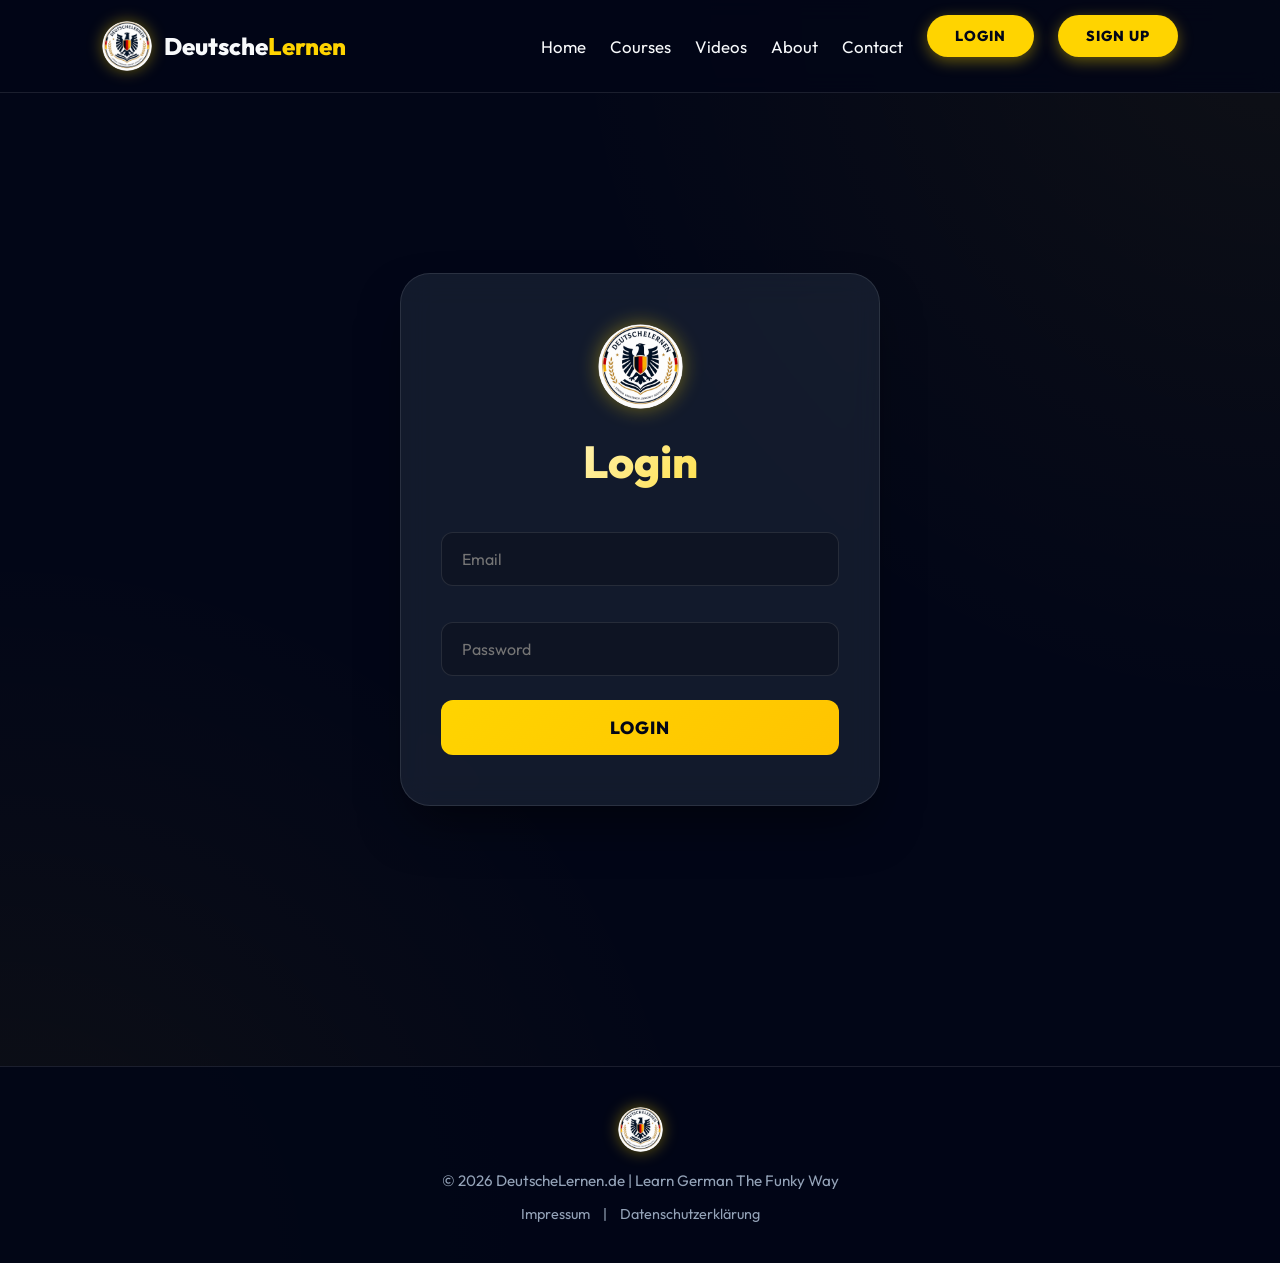
<file: login.html>
<!DOCTYPE html>
<html>
<head>
<meta charset="UTF-8">
<title>Login | DeutscheLernen.de</title>
<link rel="icon" type="image/png" href="logo.png?v=3">
<link rel="stylesheet" href="style.css">
</head>
<body>

<header>
<a href="index.html" class="logo"><img src="logo.png?v=3" alt="DeutscheLernen Logo"><span>Deutsche<span class="highlight-text">Lernen</span></span></a>
<nav>
<a href="index.html">Home</a>
<a href="courses.html">Courses</a>
<a href="videos.html">Videos</a>
<a href="about.html">About</a>
<a href="contact.html">Contact</a>
<a class="btn" href="login.html">Login</a>
<a class="btn" href="signup.html">Sign Up</a>
</nav>
</header>

<section class="section">

<div class="form-container" style="text-align: center;">
<img src="logo.png?v=3" alt="DeutscheLernen Logo" style="height: 85px; width: 85px; border-radius: 50%; margin-bottom: 20px; filter: drop-shadow(0 0 10px var(--accent-glow));">
<h1 class="highlight" style="margin-top: 0; margin-bottom: 30px;">Login</h1>
<input type="email" placeholder="Email" style="text-align: left;">
<input type="password" placeholder="Password" style="text-align: left;">
<button>Login</button>
</div>

</section>

<footer>
<div style="margin-bottom: 15px;">
  <img src="logo.png?v=3" alt="DeutscheLernen Logo" style="height: 45px; width: 45px; border-radius: 50%; filter: drop-shadow(0 0 8px var(--accent-glow));">
</div>
<p>&copy; 2026 DeutscheLernen.de | Learn German The Funky Way</p>
<div class="footer-links" style="margin-top: 15px; font-size: 0.9rem; color: var(--text-muted);">
  <a href="impressum.html" style="color: var(--text-muted); text-decoration: none; margin: 0 10px; transition: color 0.3s;">Impressum</a> | 
  <a href="datenschutz.html" style="color: var(--text-muted); text-decoration: none; margin: 0 10px; transition: color 0.3s;">Datenschutzerkl&auml;rung</a>
</div>
</footer>

</body>
</html>
</file>
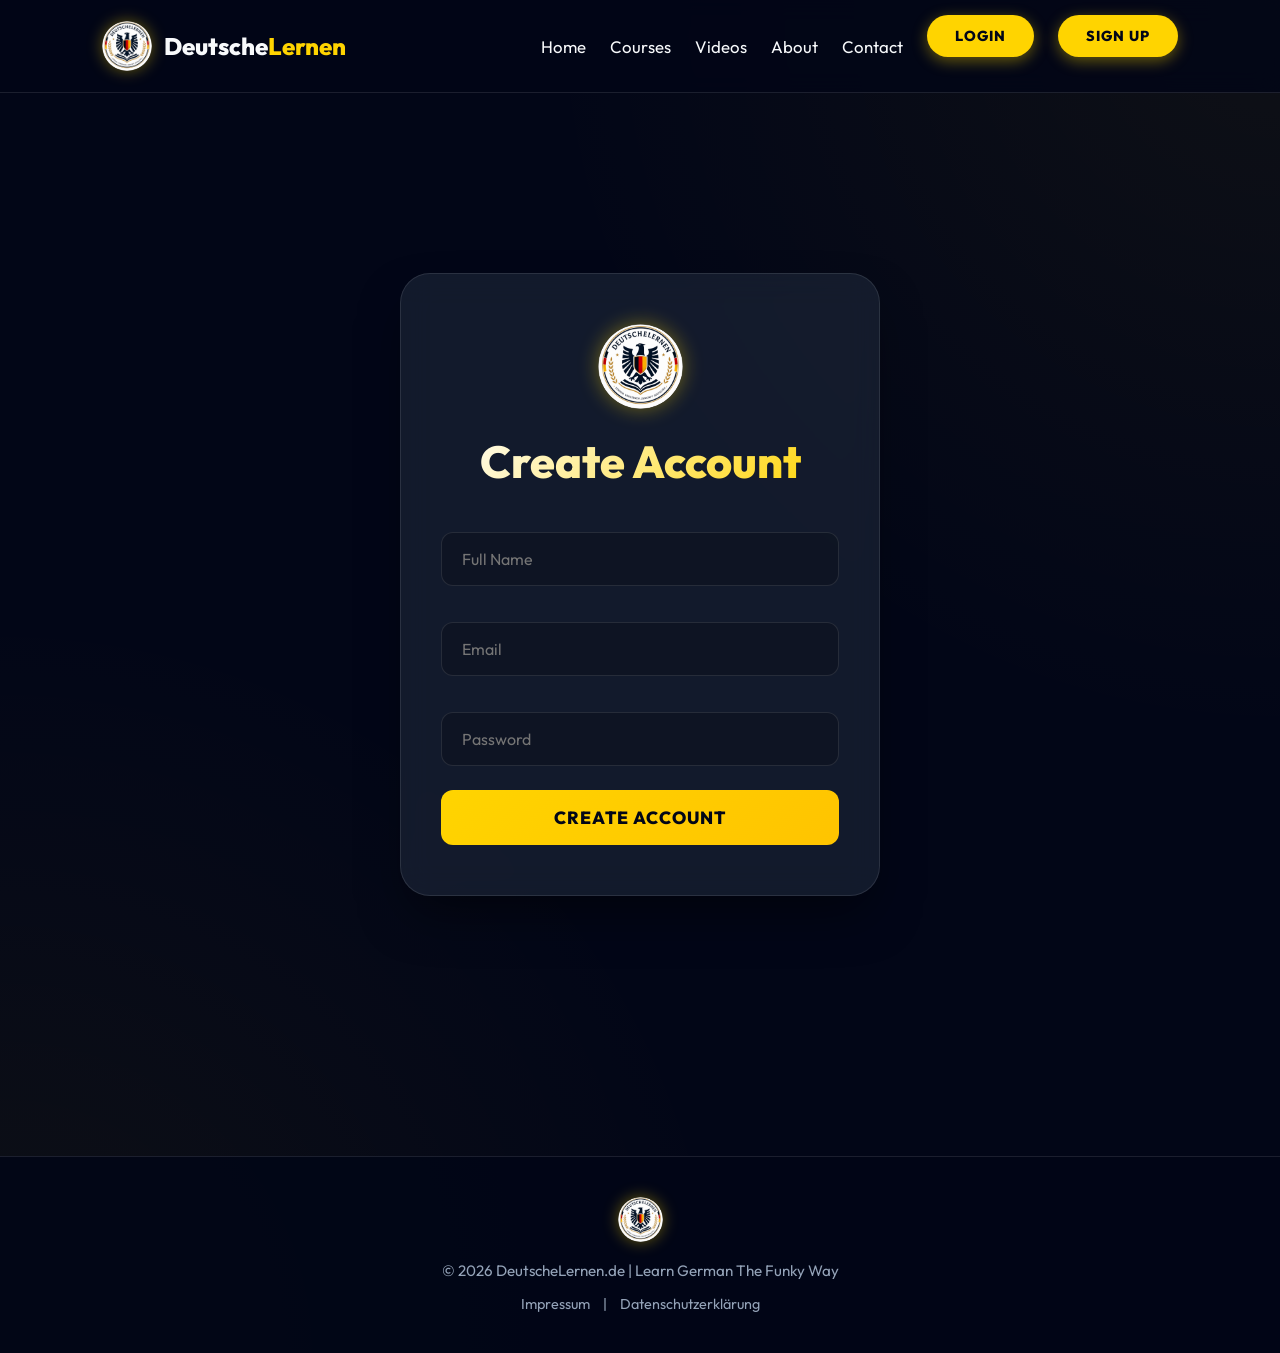
<file: signup.html>
<!DOCTYPE html>
<html>
<head>
<meta charset="UTF-8">
<title>Sign Up | DeutscheLernen.de</title>
<link rel="icon" type="image/png" href="logo.png?v=3">
<link rel="stylesheet" href="style.css">
</head>
<body>

<header>
<a href="index.html" class="logo"><img src="logo.png?v=3" alt="DeutscheLernen Logo"><span>Deutsche<span class="highlight-text">Lernen</span></span></a>
<nav>
<a href="index.html">Home</a>
<a href="courses.html">Courses</a>
<a href="videos.html">Videos</a>
<a href="about.html">About</a>
<a href="contact.html">Contact</a>
<a class="btn" href="login.html">Login</a>
<a class="btn" href="signup.html">Sign Up</a>
</nav>
</header>

<section class="section">

<div class="form-container" style="text-align: center;">
<img src="logo.png?v=3" alt="DeutscheLernen Logo" style="height: 85px; width: 85px; border-radius: 50%; margin-bottom: 20px; filter: drop-shadow(0 0 10px var(--accent-glow));">
<h1 class="highlight" style="margin-top: 0; margin-bottom: 30px;">Create Account</h1>
<input type="text" placeholder="Full Name" style="text-align: left;">
<input type="email" placeholder="Email" style="text-align: left;">
<input type="password" placeholder="Password" style="text-align: left;">
<button>Create Account</button>
</div>

</section>

<footer>
<div style="margin-bottom: 15px;">
  <img src="logo.png?v=3" alt="DeutscheLernen Logo" style="height: 45px; width: 45px; border-radius: 50%; filter: drop-shadow(0 0 8px var(--accent-glow));">
</div>
<p>&copy; 2026 DeutscheLernen.de | Learn German The Funky Way</p>
<div class="footer-links" style="margin-top: 15px; font-size: 0.9rem; color: var(--text-muted);">
  <a href="impressum.html" style="color: var(--text-muted); text-decoration: none; margin: 0 10px; transition: color 0.3s;">Impressum</a> | 
  <a href="datenschutz.html" style="color: var(--text-muted); text-decoration: none; margin: 0 10px; transition: color 0.3s;">Datenschutzerkl&auml;rung</a>
</div>
</footer>

</body>
</html>
</file>
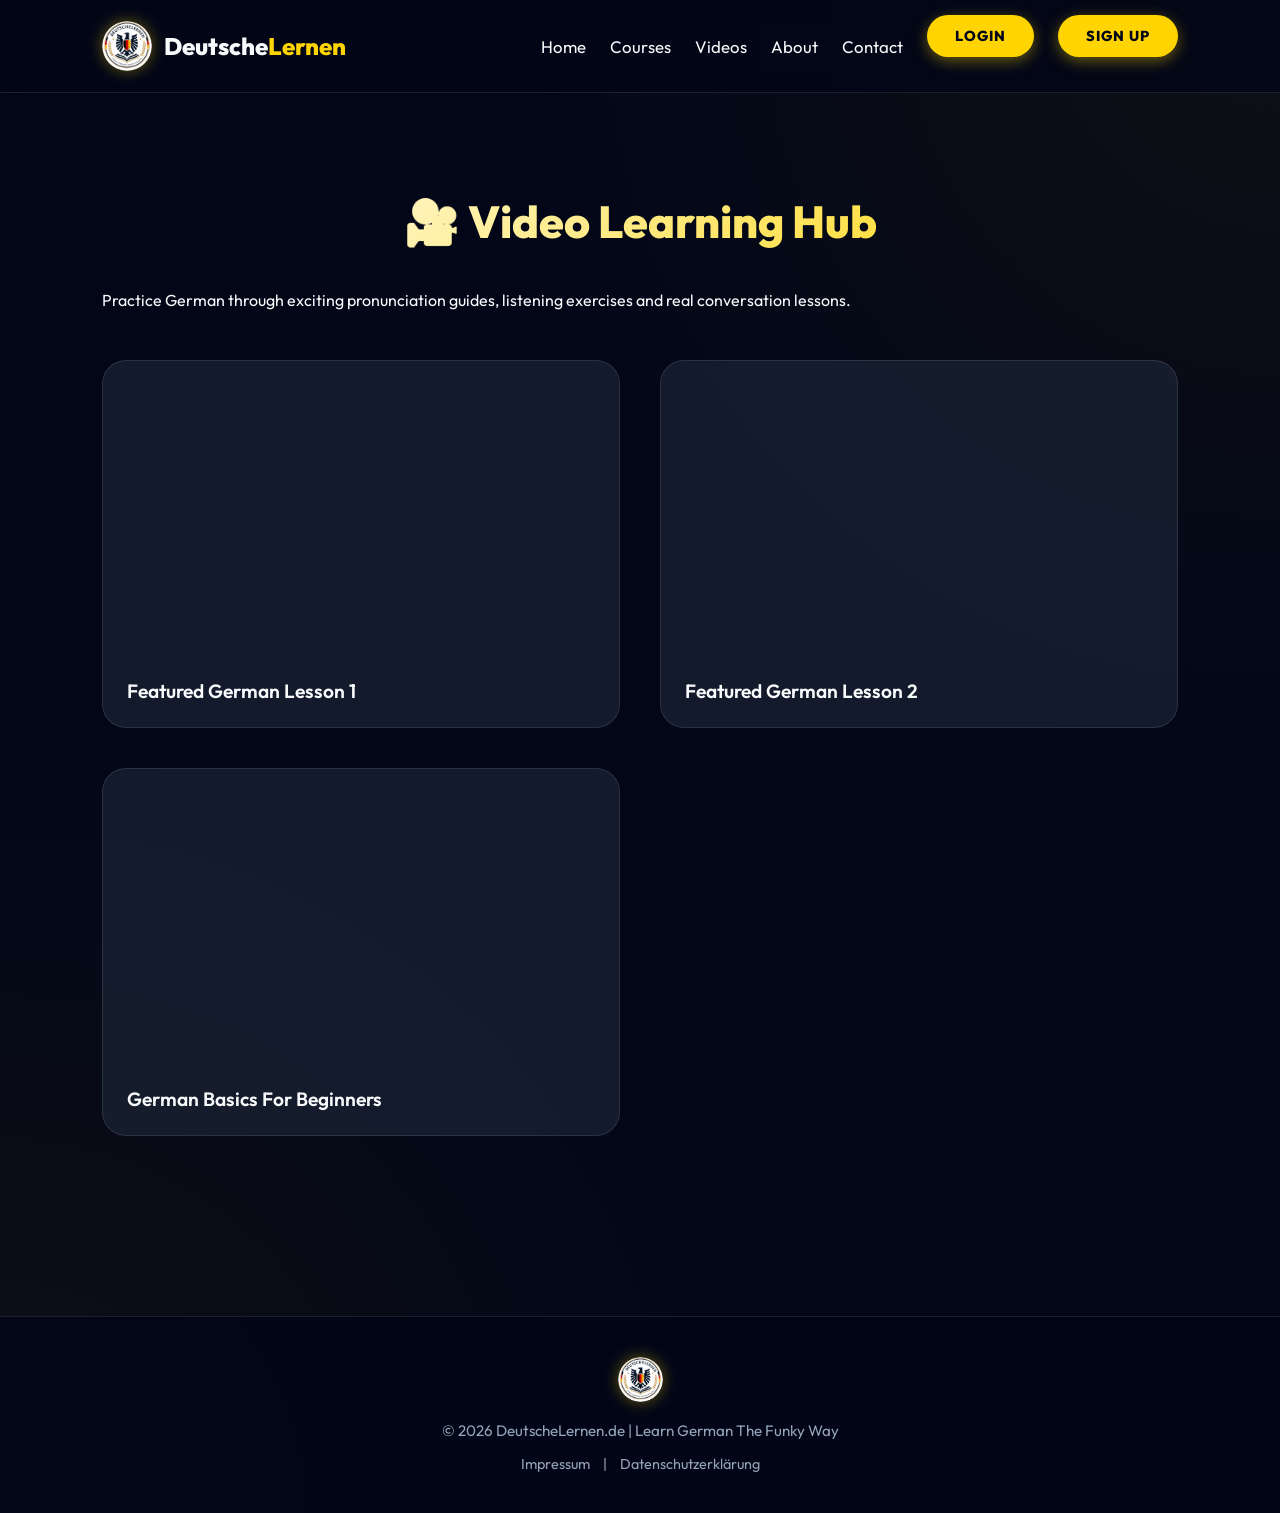
<file: videos.html>
<!DOCTYPE html>
<html>
<head>
<meta charset="UTF-8">
<title>Videos | DeutscheLernen.de</title>
<link rel="icon" type="image/png" href="logo.png?v=3">
<link rel="stylesheet" href="style.css">
</head>
<body>


<header>
<a href="index.html" class="logo"><img src="logo.png?v=3" alt="DeutscheLernen Logo"><span>Deutsche<span class="highlight-text">Lernen</span></span></a>
<nav>
<a href="index.html">Home</a>
<a href="courses.html">Courses</a>
<a href="videos.html">Videos</a>
<a href="about.html">About</a>
<a href="contact.html">Contact</a>
<a class="btn" href="login.html">Login</a>
<a class="btn" href="signup.html">Sign Up</a>
</nav>
</header>


<section class="section">
<h1 class="highlight">🎥 Video Learning Hub</h1>

<p>Practice German through exciting pronunciation guides, listening exercises and real conversation lessons.</p>

<div class="video-grid">

<div class="video">
<iframe src="https://www.youtube.com/embed/_xEOF7q-dlg" allowfullscreen></iframe>
<h4>Featured German Lesson 1</h4>
</div>

<div class="video">
<iframe src="https://www.youtube.com/embed/2t-KDduVZ1Q" allowfullscreen></iframe>
<h4>Featured German Lesson 2</h4>
</div>

<div class="video">
<iframe src="https://www.youtube.com/embed/TytGj8xiPyY" allowfullscreen></iframe>
<h4>German Basics For Beginners</h4>
</div>

</div>

</section>


<footer>
<div style="margin-bottom: 15px;">
  <img src="logo.png?v=3" alt="DeutscheLernen Logo" style="height: 45px; width: 45px; border-radius: 50%; filter: drop-shadow(0 0 8px var(--accent-glow));">
</div>
<p>&copy; 2026 DeutscheLernen.de | Learn German The Funky Way</p>
<div class="footer-links" style="margin-top: 15px; font-size: 0.9rem; color: var(--text-muted);">
  <a href="impressum.html" style="color: var(--text-muted); text-decoration: none; margin: 0 10px; transition: color 0.3s;">Impressum</a> | 
  <a href="datenschutz.html" style="color: var(--text-muted); text-decoration: none; margin: 0 10px; transition: color 0.3s;">Datenschutzerkl&auml;rung</a>
</div>
</footer>


</body>
</html>
</file>
<file: style.css>
@import url('https://fonts.googleapis.com/css2?family=Outfit:wght@300;400;600;800&display=swap');

:root {
  --bg-dark: #0f172a;
  --bg-darker: #020617;
  --accent: #ffd400;
  --accent-glow: rgba(255, 212, 0, 0.4);
  --text-main: #f8fafc;
  --text-muted: #94a3b8;
  --glass-bg: rgba(30, 41, 59, 0.6);
  --glass-border: rgba(255, 255, 255, 0.1);
}

* {
  margin: 0;
  padding: 0;
  box-sizing: border-box;
  font-family: 'Outfit', sans-serif;
}

body {
  background: var(--bg-darker);
  color: var(--text-main);
  overflow-x: hidden;
  background-image: radial-gradient(circle at top right, rgba(255, 212, 0, 0.05), transparent 40%),
                    radial-gradient(circle at bottom left, rgba(255, 212, 0, 0.05), transparent 40%);
  min-height: 100vh;
}

/* Animations */
@keyframes fadeInDown {
  from { opacity: 0; transform: translateY(-20px); }
  to { opacity: 1; transform: translateY(0); }
}

@keyframes fadeInUp {
  from { opacity: 0; transform: translateY(30px); }
  to { opacity: 1; transform: translateY(0); }
}

@keyframes glowPulse {
  0% { box-shadow: 0 0 10px var(--accent-glow); }
  50% { box-shadow: 0 0 25px var(--accent-glow); }
  100% { box-shadow: 0 0 10px var(--accent-glow); }
}

/* Header & Nav */
header {
  background: rgba(2, 6, 23, 0.8);
  backdrop-filter: blur(12px);
  padding: 15px 8%;
  display: flex;
  justify-content: space-between;
  align-items: center;
  position: sticky;
  top: 0;
  z-index: 1000;
  border-bottom: 1px solid var(--glass-border);
  animation: fadeInDown 0.6s ease-out;
}

.logo {
  display: flex;
  align-items: center;
  gap: 12px;
  text-decoration: none;
  font-size: 1.5rem;
  font-weight: 800;
  color: var(--text-main);
  transition: all 0.3s;
}

.logo span .highlight-text {
  color: var(--accent);
}

.logo:hover {
  color: var(--accent);
}

.logo img {
  height: 50px;
  width: 50px;
  object-fit: cover;
  border-radius: 50%;
  filter: drop-shadow(0 0 8px var(--accent-glow));
  transition: transform 0.3s, filter 0.3s;
}

.logo:hover img {
  transform: scale(1.05);
  filter: drop-shadow(0 0 15px var(--accent));
}

nav {
  display: flex;
  align-items: center;
  gap: 24px;
}

nav a {
  color: var(--text-main);
  text-decoration: none;
  font-weight: 400;
  font-size: 1.05rem;
  transition: all 0.3s;
  position: relative;
}

nav a::after {
  content: '';
  position: absolute;
  width: 0;
  height: 2px;
  bottom: -4px;
  left: 0;
  background: var(--accent);
  transition: width 0.3s ease;
}

nav a:hover {
  color: var(--accent);
}

nav a:hover::after {
  width: 100%;
}

.btn, nav a.btn {
  background: var(--accent);
  color: var(--bg-darker);
  padding: 12px 28px;
  border-radius: 50px;
  font-weight: 800;
  text-transform: uppercase;
  letter-spacing: 1px;
  font-size: 0.9rem;
  transition: all 0.3s;
  box-shadow: 0 4px 15px var(--accent-glow);
  display: inline-flex;
  align-items: center;
  justify-content: center;
  text-decoration: none;
  margin-bottom: 20px;
}

.btn:hover, nav a.btn:hover {
  transform: translateY(-2px);
  background: #ffea00;
  color: var(--bg-darker);
  animation: glowPulse 2s infinite;
}

.btn::after {
  display: none !important;
}

/* Hero Section */
.hero {
  min-height: 85vh;
  display: flex;
  align-items: center;
  justify-content: center;
  text-align: center;
  padding: 60px 20px;
  position: relative;
}

.hero > div {
  animation: fadeInUp 0.8s ease-out;
}

.hero h1 {
  font-size: 4.5rem;
  font-weight: 800;
  background: linear-gradient(135deg, #ffffff 0%, #cbd5e1 100%);
  -webkit-background-clip: text;
  -webkit-text-fill-color: transparent;
  margin-bottom: 24px;
  line-height: 1.1;
  letter-spacing: -1px;
}

.hero h1 span.funky {
  background: linear-gradient(135deg, var(--accent) 0%, #ff8c00 100%);
  -webkit-background-clip: text;
  -webkit-text-fill-color: transparent;
  display: inline-block;
}

.hero p {
  font-size: 1.25rem;
  color: var(--text-muted);
  max-width: 700px;
  margin: 0 auto 40px auto;
  line-height: 1.8;
  font-weight: 300;
}

.hero .cta {
  display: flex;
  gap: 20px;
  justify-content: center;
  margin-bottom: 40px;
}

.hero .cta .btn-outline {
  background: transparent;
  color: var(--accent);
  border: 2px solid var(--accent);
  box-shadow: none;
}

.hero .cta .btn-outline:hover {
  background: var(--glass-bg);
  color: var(--accent);
  box-shadow: 0 0 20px var(--accent-glow);
}

/* Sections */
.section {
  padding: 100px 8%;
  position: relative;
}

.highlight {
  font-size: 2.8rem;
  font-weight: 800;
  margin-bottom: 40px;
  text-align: center;
  background: linear-gradient(135deg, #ffffff 0%, var(--accent) 100%);
  -webkit-background-clip: text;
  -webkit-text-fill-color: transparent;
}

/* Cards (Glassmorphism) */
.cards {
  display: grid;
  grid-template-columns: repeat(auto-fit, minmax(280px, 1fr));
  gap: 30px;
  margin-top: 40px;
}

.card {
  background: var(--glass-bg);
  backdrop-filter: blur(10px);
  border: 1px solid var(--glass-border);
  border-radius: 24px;
  padding: 40px 30px;
  transition: all 0.4s cubic-bezier(0.175, 0.885, 0.32, 1.275);
  position: relative;
  overflow: hidden;
}

.card::before {
  content: '';
  position: absolute;
  top: 0; left: 0; right: 0; height: 3px;
  background: linear-gradient(90deg, transparent, var(--accent), transparent);
  opacity: 0;
  transition: opacity 0.4s;
}

.card:hover {
  transform: translateY(-10px);
  background: rgba(30, 41, 59, 0.8);
  border-color: rgba(255, 212, 0, 0.3);
  box-shadow: 0 15px 35px rgba(0,0,0,0.3), 0 0 15px var(--accent-glow);
}

.card:hover::before {
  opacity: 1;
}

.card h3 {
  font-size: 1.5rem;
  color: var(--text-main);
  margin-bottom: 15px;
  font-weight: 600;
}

.card p {
  color: var(--text-muted);
  line-height: 1.6;
  font-size: 1.05rem;
}

/* Videos */
.video-grid {
  display: grid;
  grid-template-columns: repeat(auto-fit, minmax(380px, 1fr));
  gap: 40px;
  margin-top: 50px;
}

.video {
  background: var(--glass-bg);
  border-radius: 24px;
  overflow: hidden;
  border: 1px solid var(--glass-border);
  transition: all 0.3s;
}

.video:hover {
  transform: translateY(-5px);
  box-shadow: 0 20px 40px rgba(0,0,0,0.4);
  border-color: rgba(255, 212, 0, 0.4);
}

.video iframe {
  width: 100%;
  aspect-ratio: 16/9;
  height: auto;
  border: none;
}

.video h4 {
  padding: 24px;
  font-size: 1.2rem;
  color: var(--text-main);
  font-weight: 600;
}

/* Forms */
.form-container {
  max-width: 480px;
  margin: 80px auto;
  background: var(--glass-bg);
  backdrop-filter: blur(16px);
  padding: 50px 40px;
  border-radius: 30px;
  border: 1px solid var(--glass-border);
  box-shadow: 0 25px 50px -12px rgba(0, 0, 0, 0.5);
  animation: fadeInUp 0.6s ease-out;
}

.form-container h2 {
  text-align: center;
  font-size: 2.2rem;
  margin-bottom: 30px;
  color: #fff;
}

input, textarea {
  width: 100%;
  padding: 16px 20px;
  margin: 12px 0 24px 0;
  border-radius: 12px;
  border: 1px solid var(--glass-border);
  background: rgba(0,0,0,0.2);
  color: white;
  font-size: 1rem;
  transition: all 0.3s;
}

input:focus, textarea:focus {
  outline: none;
  border-color: var(--accent);
  background: rgba(0,0,0,0.4);
  box-shadow: 0 0 10px var(--accent-glow);
}

button {
  width: 100%;
  padding: 16px;
  border: none;
  background: linear-gradient(135deg, var(--accent) 0%, #ffc400 100%);
  color: var(--bg-darker);
  border-radius: 12px;
  font-weight: 800;
  font-size: 1.1rem;
  cursor: pointer;
  transition: all 0.3s;
  text-transform: uppercase;
  letter-spacing: 1px;
}

button:hover {
  transform: translateY(-2px);
  box-shadow: 0 10px 20px var(--accent-glow);
}

/* Footer */
footer {
  background: rgba(2, 6, 23, 0.95);
  text-align: center;
  padding: 40px 20px;
  margin-top: 80px;
  border-top: 1px solid var(--glass-border);
  color: var(--text-muted);
}

footer p {
  font-size: 0.95rem;
}

/* Pricing & Syllabus Additions */
.pricing-card {
  max-width: 400px;
  margin: 0 auto;
  border: 2px solid var(--accent);
  text-align: center;
  box-shadow: 0 0 30px var(--accent-glow);
  padding: 40px;
}
.pricing-card h2 {
  font-size: 3.5rem;
  color: var(--accent);
  margin: 20px 0 10px 0;
}
.pricing-card .price-subtext {
  color: var(--text-muted);
  font-size: 1rem;
  margin-bottom: 30px;
}
.pricing-card ul {
  list-style: none;
  margin: 30px 0;
  text-align: left;
}
.pricing-card ul li {
  margin-bottom: 15px;
  font-size: 1.1rem;
}
.pricing-card ul li::before {
  content: '✓';
  margin-right: 10px;
}
.progress-teaser {
  background: rgba(30, 41, 59, 0.4);
  padding: 25px;
  border-radius: 15px;
  margin-top: 40px;
  text-align: left;
  border: 1px solid var(--glass-border);
}
.progress-bar {
  height: 8px;
  background: rgba(0,0,0,0.5);
  border-radius: 4px;
  margin-top: 15px;
  overflow: hidden;
}
.progress-fill {
  width: 45%;
  height: 100%;
  background: var(--accent);
  box-shadow: 0 0 10px var(--accent);
}

/* Responsive */
@media (max-width: 768px) {
  header {
    flex-direction: column;
    padding: 20px;
  }
  nav {
    margin-top: 20px;
    flex-wrap: wrap;
    justify-content: center;
  }
  .hero h1 {
    font-size: 3rem;
  }
  .hero .cta {
    flex-direction: column;
  }
  .highlight {
    font-size: 2.2rem;
  }
}

/* Compliance Footer Links */
.footer-links a {
  transition: color 0.3s ease;
}

.footer-links a:hover {
  color: var(--accent) !important;
  text-shadow: 0 0 8px var(--accent-glow);
}
</file>
